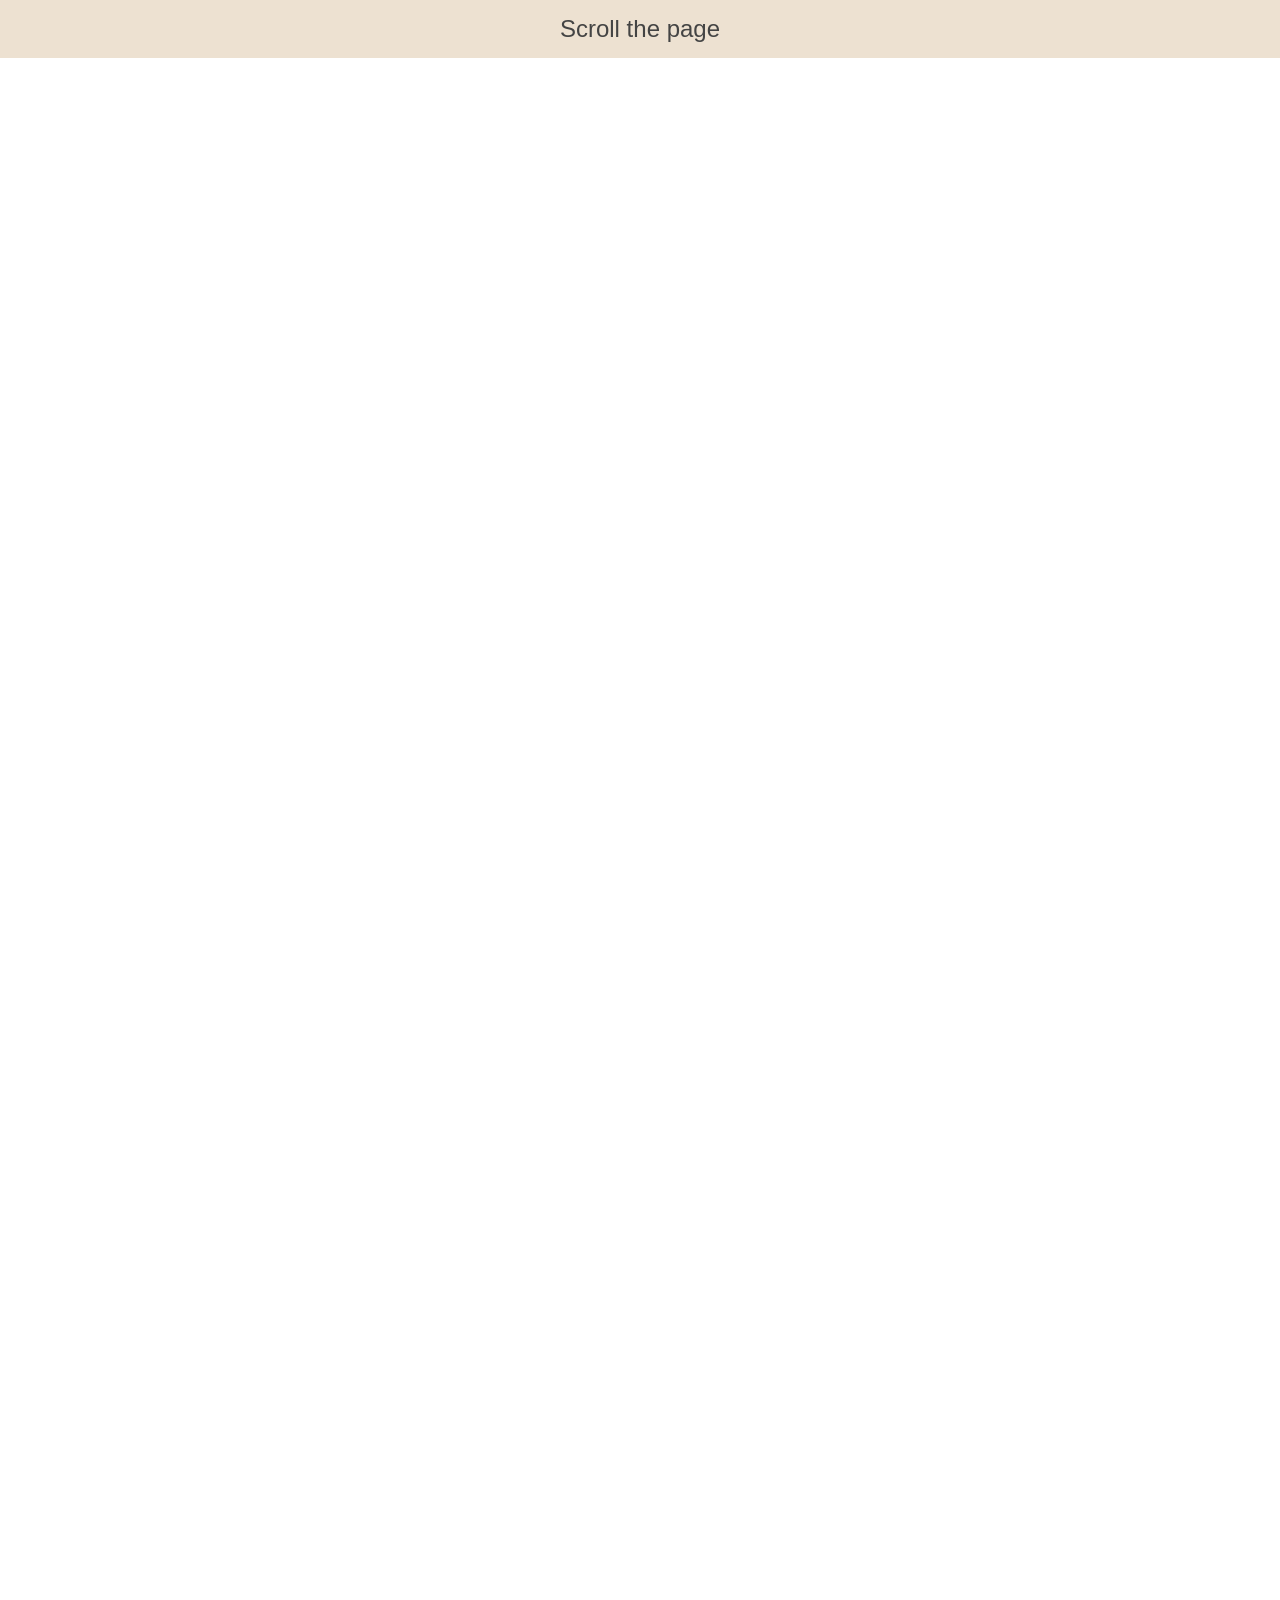
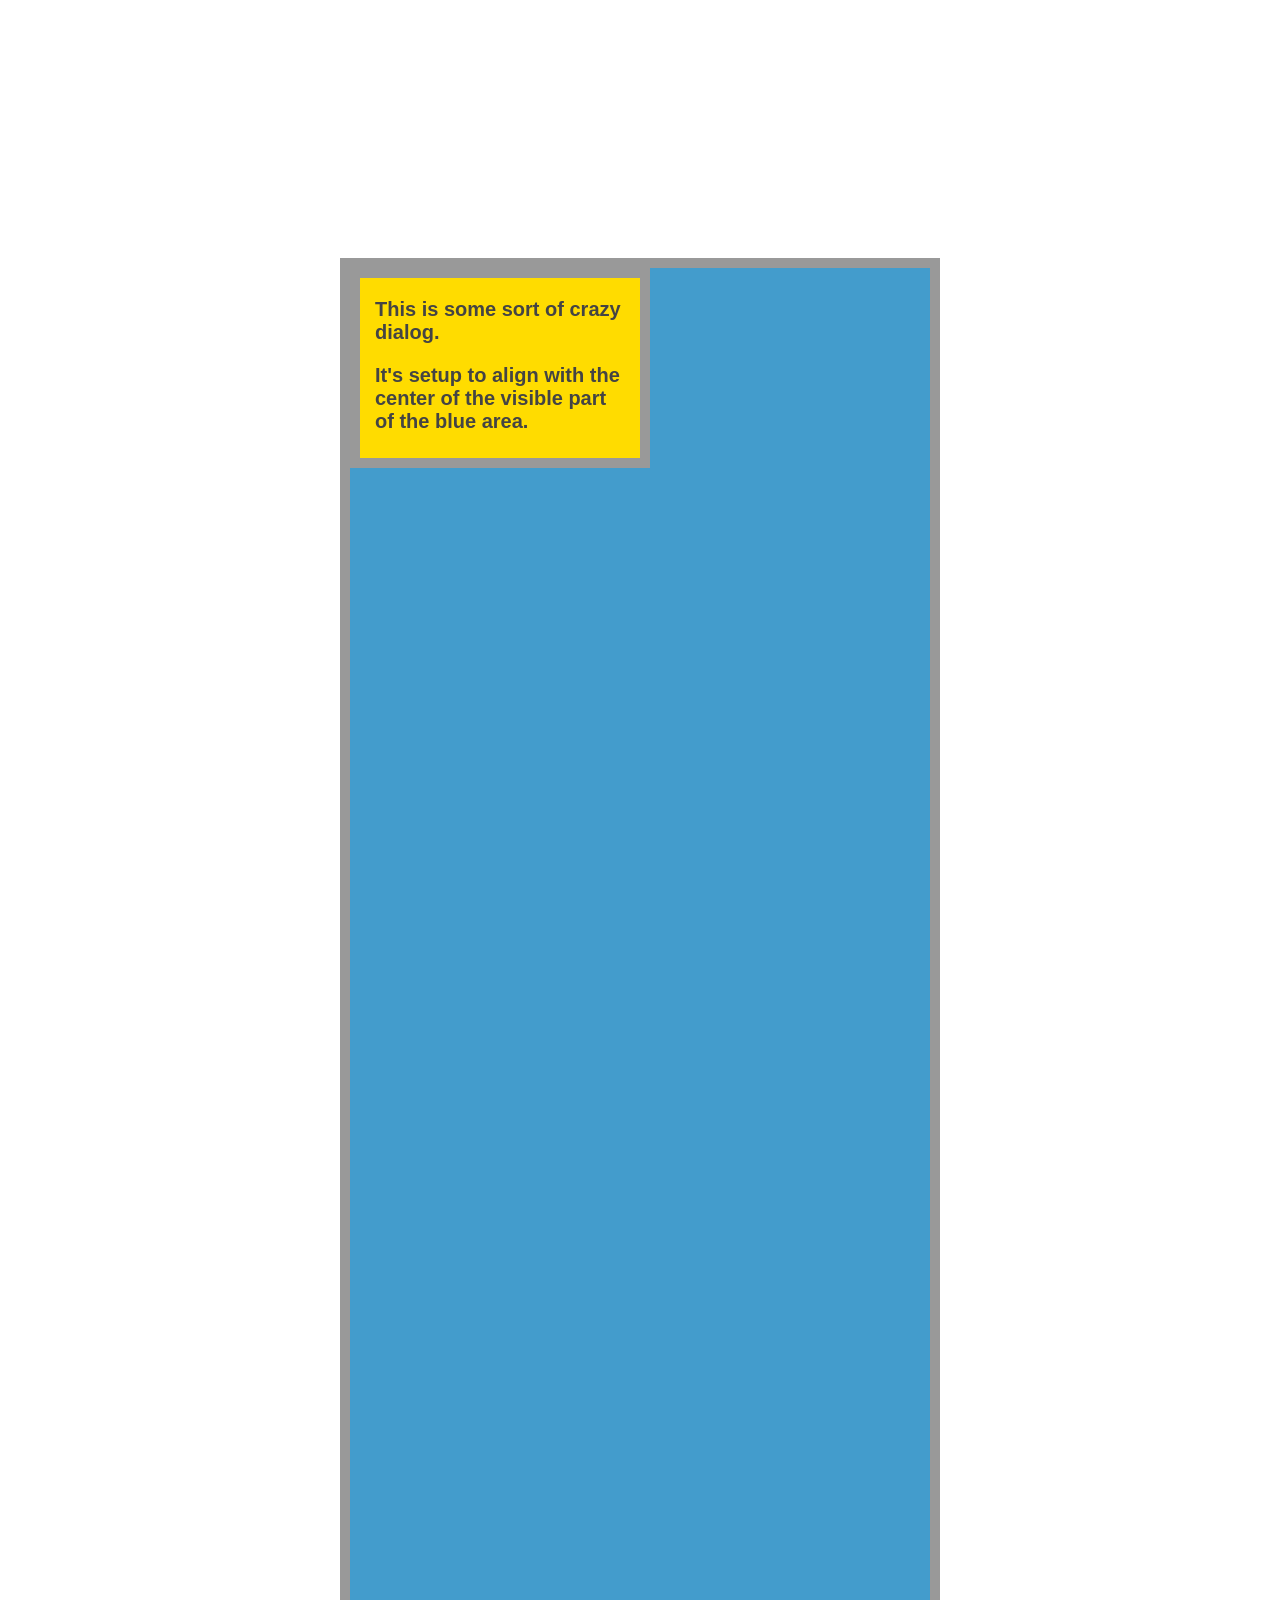
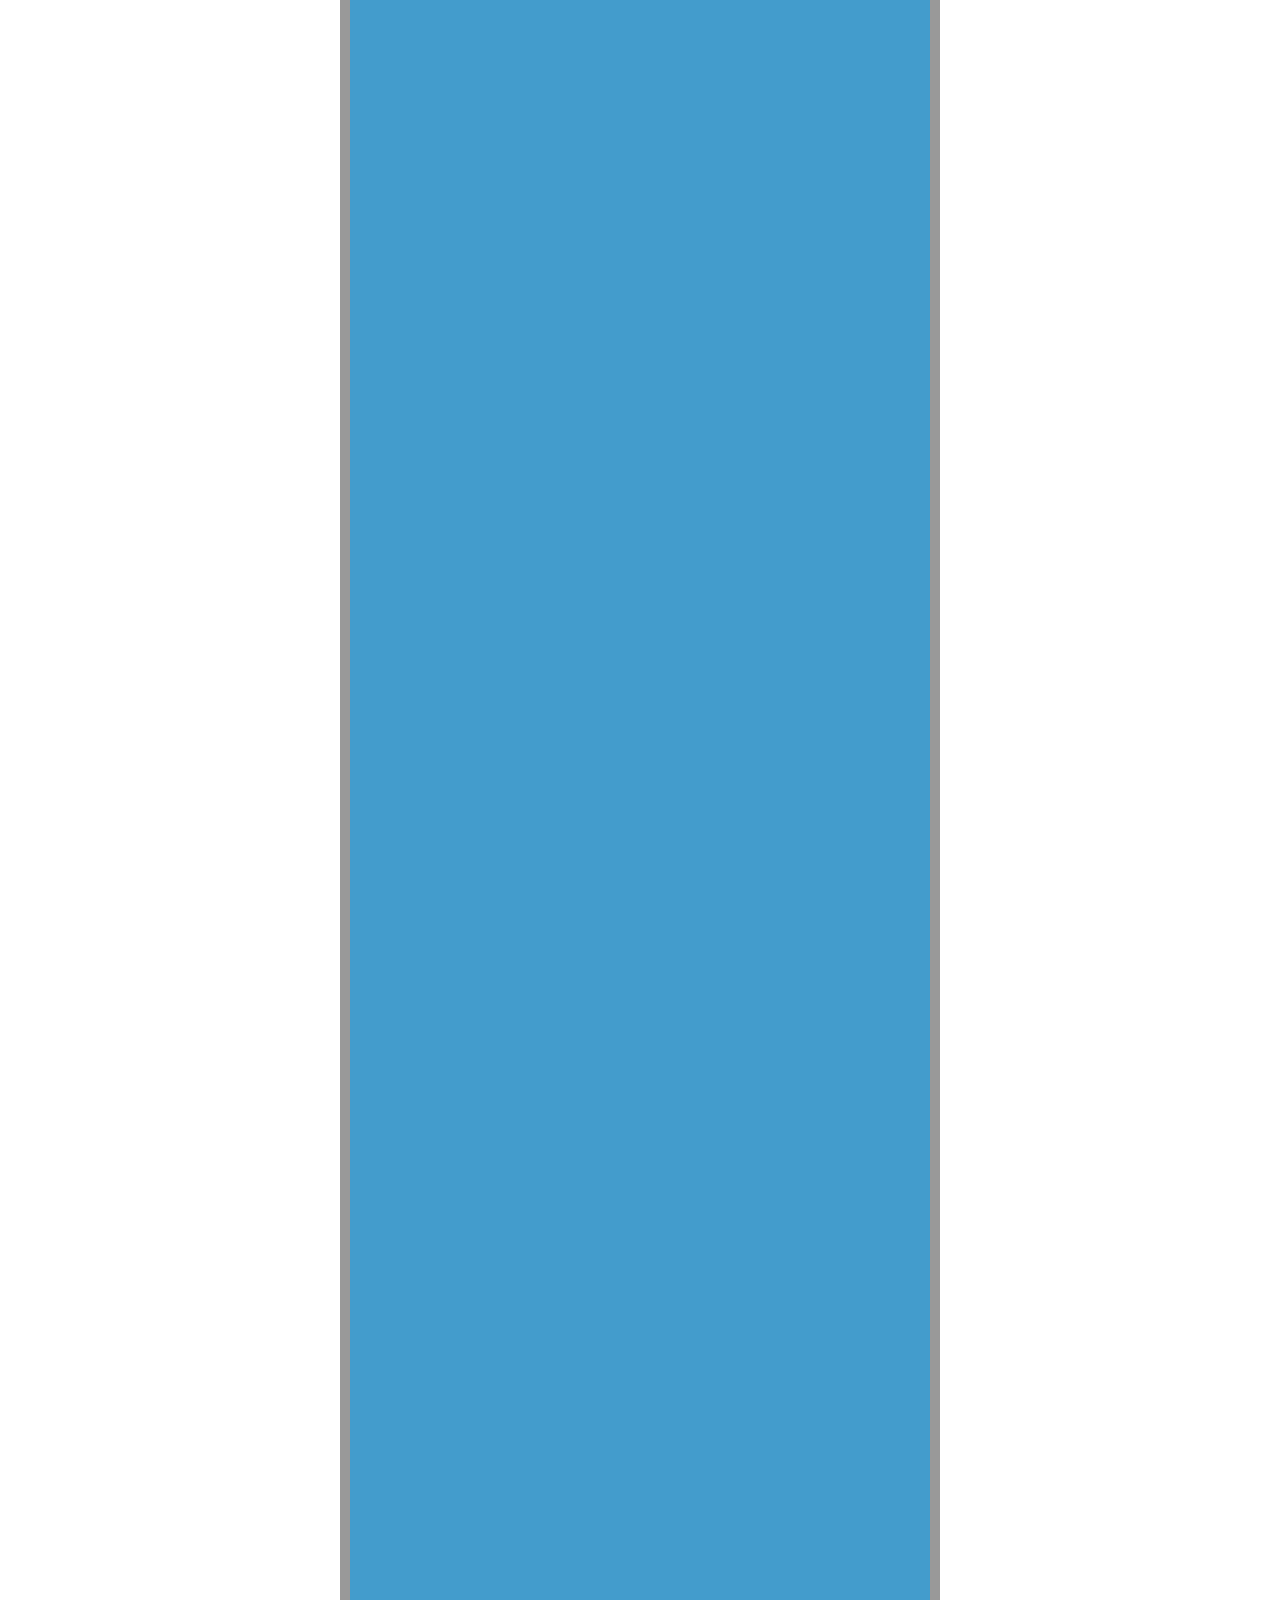
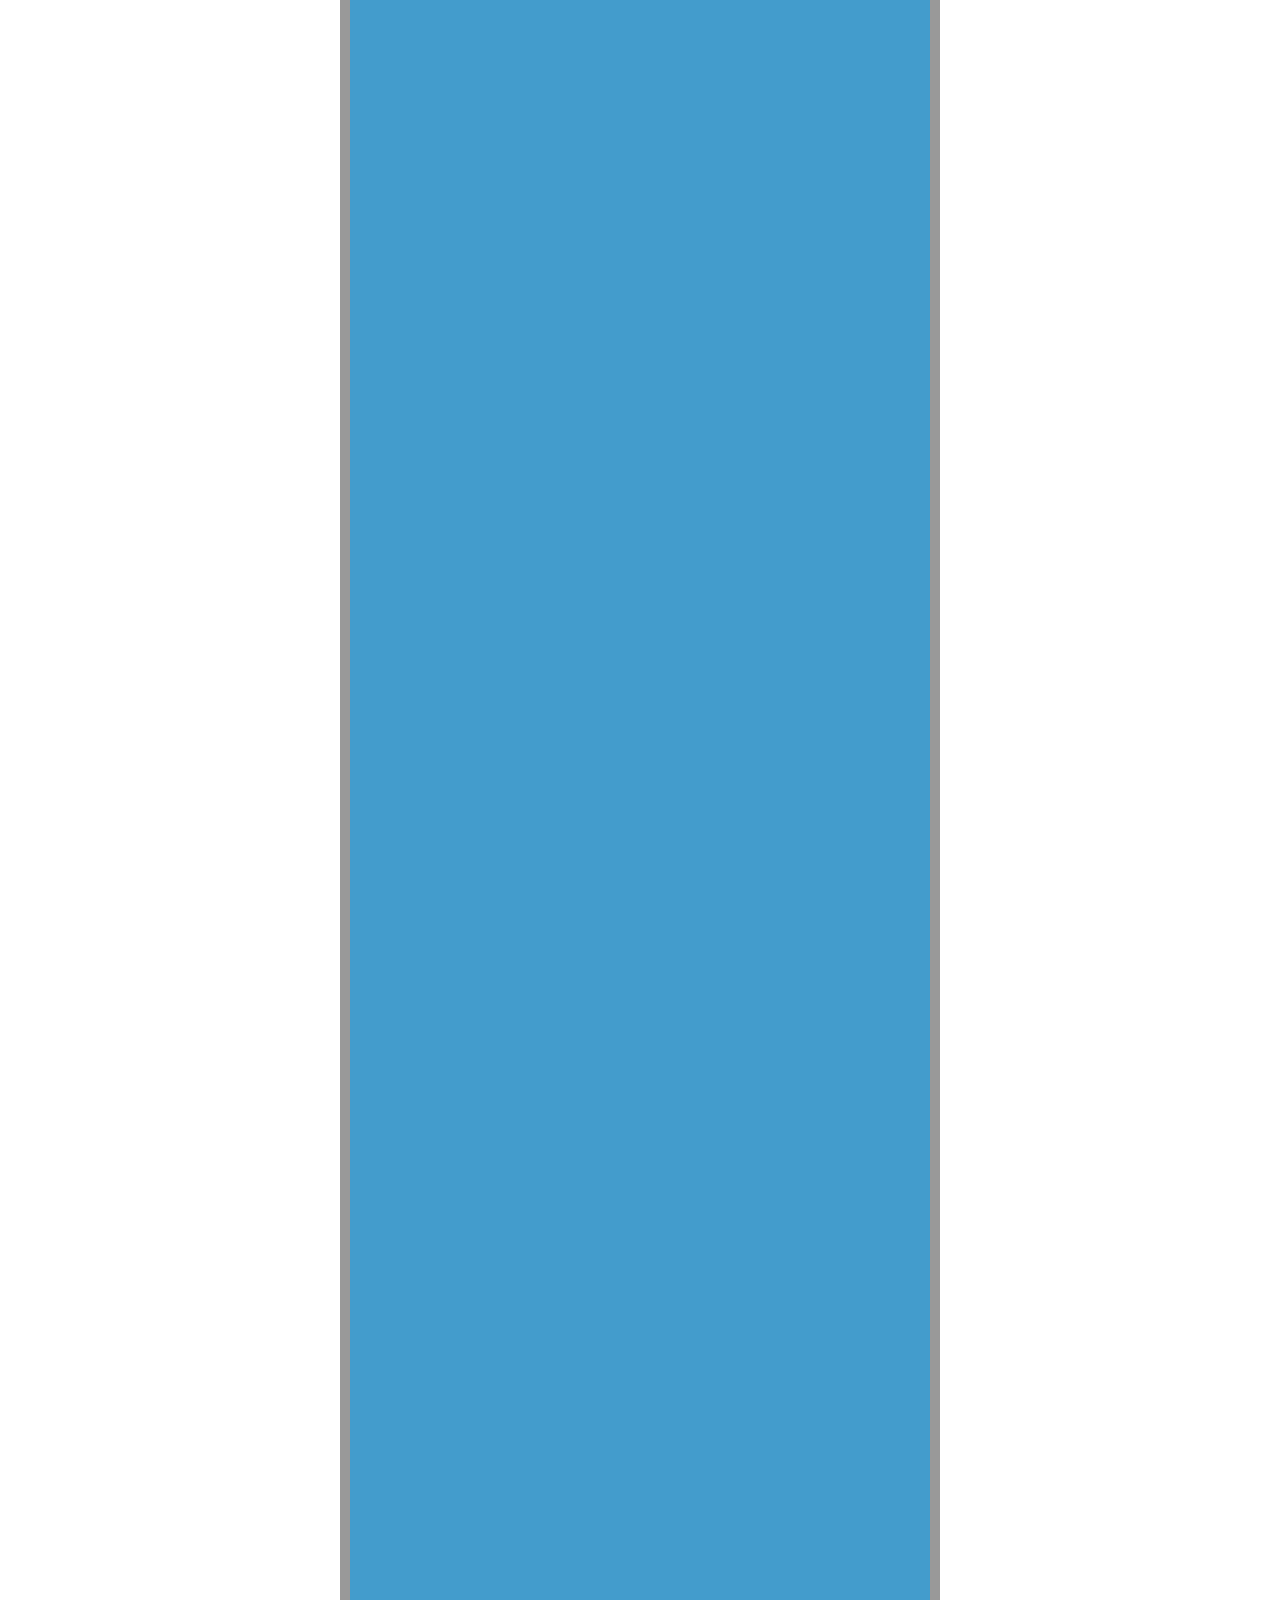
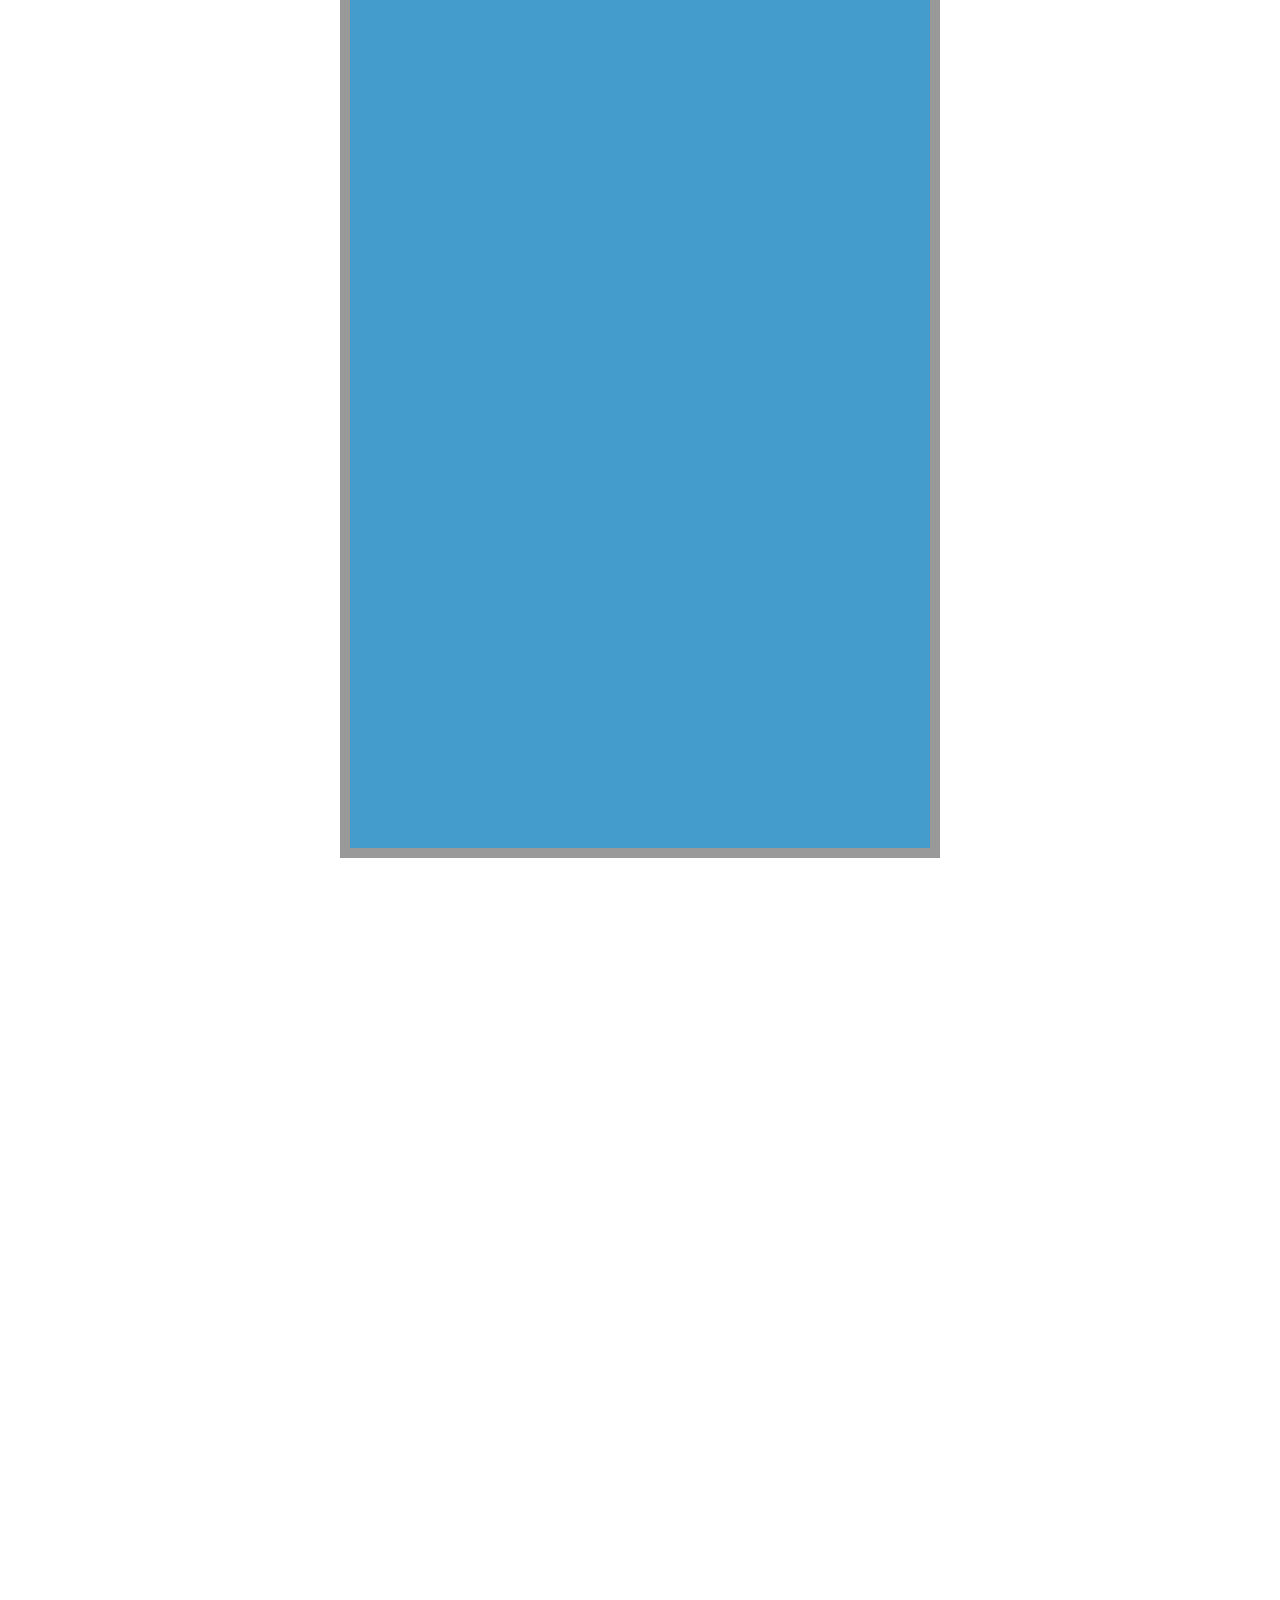
<file: node_modules/tether/examples/content-visible/index.html>
<!DOCTYPE html>
<html>
    <head>
        <link rel="stylesheet" href="../resources/css/base.css" />
    </head>
    <body>

    <div class="instructions">Scroll the page</div>

    <style>
      .instructions {
        width: 100%;
        text-align: center;
        font-size: 24px;
        padding: 15px;
        background-color: rgba(210, 180, 140, 0.4);
      }

      * {
        box-sizing: border-box;
      }
      body {
        min-height: 1200vh;
        height: 100%;
      }

      .content-box {
        width: 600px;
        border: 10px solid #999;
        height: 600vh;
        background-color: #439CCC;
        margin: 200vh auto;
      }
      .element {
        border: 10px solid #999;
        background-color: #FFDC00;
        width: 300px;
        height: 200px;
        padding: 0 15px;
        font-size: 20px;
        font-weight: bold;
      }
    </style>

    <div class="content-box">
      <div class="element">
        <p>This is some sort of crazy dialog.</p>

        <p>It's setup to align with the center of the visible part of the blue area.</p>
      </div>
    </div>

    <script src="//github.hubspot.com/tether/dist/js/tether.js"></script>
    <script>
      new Tether({
        element: '.element',
        target: '.content-box',
        attachment: 'middle center',
        targetAttachment: 'middle center',
        targetModifier: 'visible'
      });
    </script>
  </body>
</html>
</file>
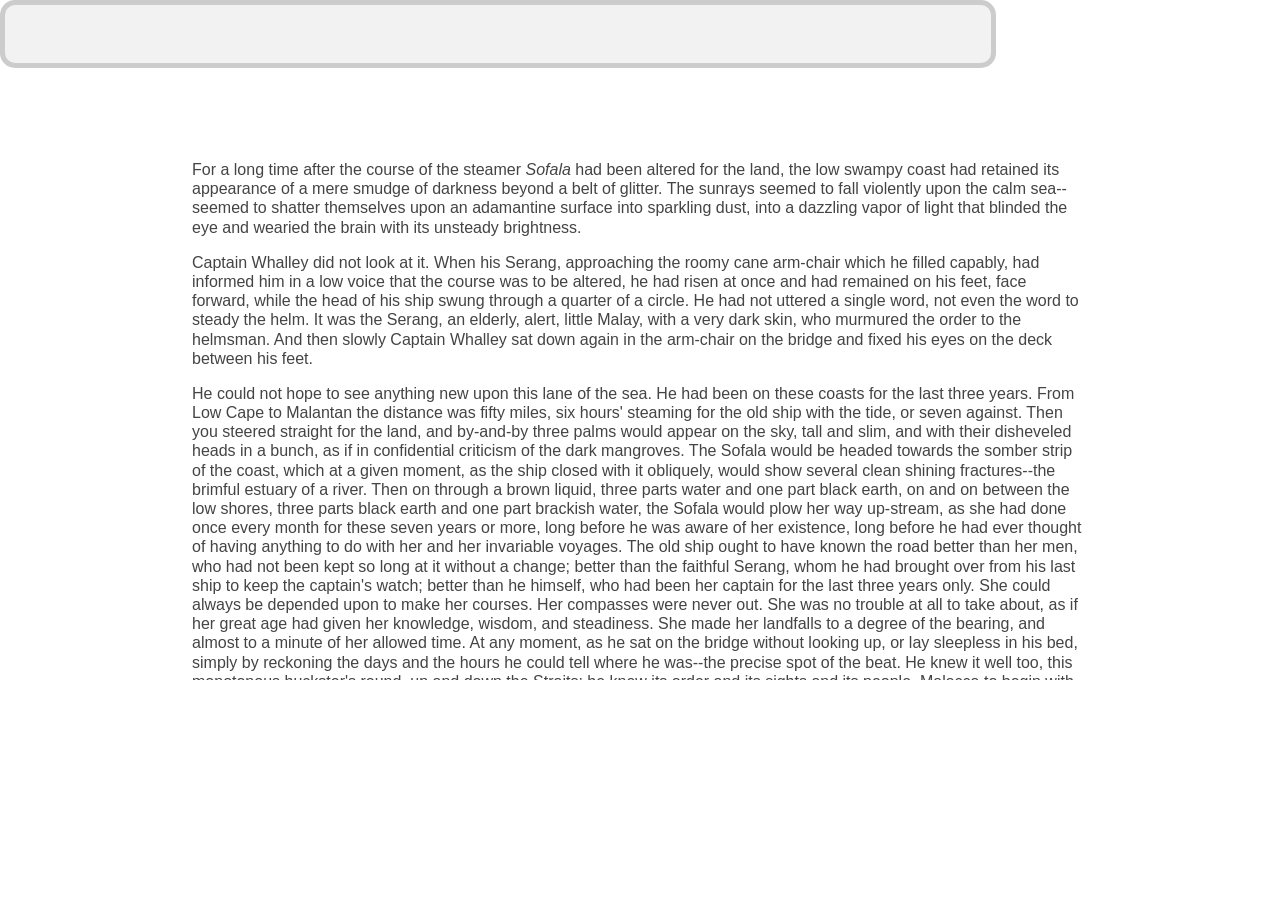
<file: node_modules/tether/examples/element-scroll/index.html>
<!DOCTYPE html>
<html>
    <head>
      <link rel="stylesheet" href="../resources/css/base.css" />
    </head>
    <body>

    <div class="scroll">
      <p>For a long time after the course of the steamer <em>Sofala</em> had been
      altered for the land, the low swampy coast had retained its appearance
      of a mere smudge of darkness beyond a belt of glitter. The sunrays
      seemed to fall violently upon the calm sea--seemed to shatter themselves
      upon an adamantine surface into sparkling dust, into a dazzling vapor
      of light that blinded the eye and wearied the brain with its unsteady
      brightness.</p>

      <p>Captain Whalley did not look at it. When his Serang, approaching the
      roomy cane arm-chair which he filled capably, had informed him in a low
      voice that the course was to be altered, he had risen at once and had
      remained on his feet, face forward, while the head of his ship swung
      through a quarter of a circle. He had not uttered a single word, not
      even the word to steady the helm. It was the Serang, an elderly, alert,
      little Malay, with a very dark skin, who murmured the order to the
      helmsman. And then slowly Captain Whalley sat down again in the
      arm-chair on the bridge and fixed his eyes on the deck between his feet.</p>

      <p>He could not hope to see anything new upon this lane of the sea. He had
      been on these coasts for the last three years. From Low Cape to Malantan
      the distance was fifty miles, six hours' steaming for the old ship with
      the tide, or seven against. Then you steered straight for the land, and
      by-and-by three palms would appear on the sky, tall and slim, and with
      their disheveled heads in a bunch, as if in confidential criticism of
      the dark mangroves. The Sofala would be headed towards the somber
      strip of the coast, which at a given moment, as the ship closed with
      it obliquely, would show several clean shining fractures--the brimful
      estuary of a river. Then on through a brown liquid, three parts water
      and one part black earth, on and on between the low shores, three parts
      black earth and one part brackish water, the Sofala would plow her way
      up-stream, as she had done once every month for these seven years or
      more, long before he was aware of her existence, long before he had ever
      thought of having anything to do with her and her invariable voyages.
      The old ship ought to have known the road better than her men, who had
      not been kept so long at it without a change; better than the faithful
      Serang, whom he had brought over from his last ship to keep the
      captain's watch; better than he himself, who had been her captain for
      the last three years only. She could always be depended upon to make her
      courses. Her compasses were never out. She was no trouble at all to
      take about, as if her great age had given her knowledge, wisdom, and
      steadiness. She made her landfalls to a degree of the bearing, and
      almost to a minute of her allowed time. At any moment, as he sat on
      the bridge without looking up, or lay sleepless in his bed, simply by
      reckoning the days and the hours he could tell where he was--the precise
      spot of the beat. He knew it well too, this monotonous huckster's
      round, up and down the Straits; he knew its order and its sights and its
      people. Malacca to begin with, in at daylight and out at dusk, to cross
      over with a rigid phosphorescent wake this highway of the Far East.
      Darkness and gleams on the water, clear stars on a black sky, perhaps
      the lights of a home steamer keeping her unswerving course in the
      middle, or maybe the elusive shadow of a native craft with her mat sails
      flitting by silently--and the low land on the other side in sight
      at daylight. At noon the three palms of the next place of call, up a
      sluggish river. The only white man residing there was a retired young
      sailor, with whom he had become friendly in the course of many voyages.
      Sixty miles farther on there was another place of call, a deep bay with
      only a couple of houses on the beach. And so on, in and out, picking
      up coastwise cargo here and there, and finishing with a hundred miles'
      steady steaming through the maze of an archipelago of small islands up
      to a large native town at the end of the beat. There was a three days'
      rest for the old ship before he started her again in inverse order,
      seeing the same shores from another bearing, hearing the same voices
      in the same places, back again to the Sofala's port of registry on
      the great highway to the East, where he would take up a berth nearly
      opposite the big stone pile of the harbor office till it was time to
      start again on the old round of 1600 miles and thirty days. Not a very
      enterprising life, this, for Captain Whalley, Henry Whalley, otherwise
      Dare-devil Harry--Whalley of the Condor, a famous clipper in her day.
      No. Not a very enterprising life for a man who had served famous firms,
      who had sailed famous ships (more than one or two of them his own); who
      had made famous passages, had been the pioneer of new routes and new
      trades; who had steered across the unsurveyed tracts of the South Seas,
      and had seen the sun rise on uncharted islands. Fifty years at sea, and
      forty out in the East ("a pretty thorough apprenticeship," he used
      to remark smilingly), had made him honorably known to a generation of
      shipowners and merchants in all the ports from Bombay clear over to
      where the East merges into the West upon the coast of the two Americas.
      His fame remained writ, not very large but plain enough, on the
      Admiralty charts. Was there not somewhere between Australia and China a
      Whalley Island and a Condor Reef? On that dangerous coral formation the
      celebrated clipper had hung stranded for three days, her captain and
      crew throwing her cargo overboard with one hand and with the other, as
      it were, keeping off her a flotilla of savage war-canoes. At that time
      neither the island nor the reef had any official existence. Later the
      officers of her Majesty's steam vessel Fusilier, dispatched to make a
      survey of the route, recognized in the adoption of these two names the
      enterprise of the man and the solidity of the ship. Besides, as anyone
      who cares may see, the "General Directory," vol. ii. p. 410, begins the
      description of the "Malotu or Whalley Passage" with the words: "This
      advantageous route, first discovered in 1850 by Captain Whalley in the
      ship Condor," &amp;c., and ends by recommending it warmly to sailing vessels
      leaving the China ports for the south in the months from December to
      April inclusive.</p>

      <p>This was the clearest gain he had out of life. Nothing could rob him
      of this kind of fame. The piercing of the Isthmus of Suez, like the
      breaking of a dam, had let in upon the East a flood of new ships, new
      men, new methods of trade. It had changed the face of the Eastern seas
      and the very spirit of their life; so that his early experiences meant
      nothing whatever to the new generation of seamen.</p>

      <p>In those bygone days he had handled many thousands of pounds of his
      employers' money and of his own; he had attended faithfully, as by law
      a shipmaster is expected to do, to the conflicting interests of owners,
      charterers, and underwriters. He had never lost a ship or consented to
      a shady transaction; and he had lasted well, outlasting in the end the
      conditions that had gone to the making of his name. He had buried his
      wife (in the Gulf of Petchili), had married off his daughter to the man
      of her unlucky choice, and had lost more than an ample competence in the
      crash of the notorious Travancore and Deccan Banking Corporation, whose
      downfall had shaken the East like an earthquake. And he was sixty-five
      years old.</p>

      <p>His age sat lightly enough on him; and of his ruin he was not ashamed.
      He had not been alone to believe in the stability of the Banking
      Corporation. Men whose judgment in matters of finance was as expert as
      his seamanship had commended the prudence of his investments, and had
      themselves lost much money in the great failure. The only difference
      between him and them was that he had lost his all. And yet not his all.
      There had remained to him from his lost fortune a very pretty little
      bark, Fair Maid, which he had bought to occupy his leisure of a retired
      sailor--"to play with," as he expressed it himself.</p>

      <p>He had formally declared himself tired of the sea the year preceding his
      daughter's marriage. But after the young couple had gone to settle in
      Melbourne he found out that he could not make himself happy on shore. He
      was too much of a merchant sea-captain for mere yachting to satisfy him.
      He wanted the illusion of affairs; and his acquisition of the Fair
      Maid preserved the continuity of his life. He introduced her to his
      acquaintances in various ports as "my last command." When he grew too
      old to be trusted with a ship, he would lay her up and go ashore to be
      buried, leaving directions in his will to have the bark towed out and
      scuttled decently in deep water on the day of the funeral. His daughter
      would not grudge him the satisfaction of knowing that no stranger would
      handle his last command after him. With the fortune he was able to leave
      her, the value of a 500-ton bark was neither here nor there. All this
      would be said with a jocular twinkle in his eye: the vigorous old man
      had too much vitality for the sentimentalism of regret; and a little
      wistfully withal, because he was at home in life, taking a genuine
      pleasure in its feelings and its possessions; in the dignity of his
      reputation and his wealth, in his love for his daughter, and in his
      satisfaction with the ship--the plaything of his lonely leisure.</p>

      <p>He had the cabin arranged in accordance with his simple ideal of comfort
      at sea. A big bookcase (he was a great reader) occupied one side of his
      stateroom; the portrait of his late wife, a flat bituminous oil-painting
      representing the profile and one long black ringlet of a young woman,
      faced his bed-place. Three chronometers ticked him to sleep and greeted
      him on waking with the tiny competition of their beats. He rose at five
      every day. The officer of the morning watch, drinking his early cup
      of coffee aft by the wheel, would hear through the wide orifice of the
      copper ventilators all the splashings, blowings, and splutterings of
      his captain's toilet. These noises would be followed by a sustained
      deep murmur of the Lord's Prayer recited in a loud earnest voice. Five
      minutes afterwards the head and shoulders of Captain Whalley emerged
      out of the companion-hatchway. Invariably he paused for a while on the
      stairs, looking all round at the horizon; upwards at the trim of the
      sails; inhaling deep draughts of the fresh air. Only then he would step
      out on the poop, acknowledging the hand raised to the peak of the cap
      with a majestic and benign "Good morning to you." He walked the deck
      till eight scrupulously. Sometimes, not above twice a year, he had to
      use a thick cudgel-like stick on account of a stiffness in the hip--a
      slight touch of rheumatism, he supposed. Otherwise he knew nothing of
      the ills of the flesh. At the ringing of the breakfast bell he went
      below to feed his canaries, wind up the chronometers, and take the
      head of the table. From there he had before his eyes the big carbon
      photographs of his daughter, her husband, and two fat-legged babies
      --his grandchildren--set in black frames into the maplewood bulkheads
      of the cuddy. After breakfast he dusted the glass over these portraits
      himself with a cloth, and brushed the oil painting of his wife with a
      plumate kept suspended from a small brass hook by the side of the heavy
      gold frame. Then with the door of his stateroom shut, he would sit down
      on the couch under the portrait to read a chapter out of a thick pocket
      Bible--her Bible. But on some days he only sat there for half an hour
      with his finger between the leaves and the closed book resting on his
      knees. Perhaps he had remembered suddenly how fond of boat-sailing she
      used to be.</p>

      <p>She had been a real shipmate and a true woman too. It was like an
      article of faith with him that there never had been, and never could be,
      a brighter, cheerier home anywhere afloat or ashore than his home under
      the poop-deck of the Condor, with the big main cabin all white and gold,
      garlanded as if for a perpetual festival with an unfading wreath. She
      had decorated the center of every panel with a cluster of home flowers.
      It took her a twelvemonth to go round the cuddy with this labor of love.
      To him it had remained a marvel of painting, the highest achievement of
      taste and skill; and as to old Swinburne, his mate, every time he
      came down to his meals he stood transfixed with admiration before the
      progress of the work. You could almost smell these roses, he declared,
      sniffing the faint flavor of turpentine which at that time pervaded the
      saloon, and (as he confessed afterwards) made him somewhat less hearty
      than usual in tackling his food. But there was nothing of the sort to
      interfere with his enjoyment of her singing. "Mrs. Whalley is a regular
      out-and-out nightingale, sir," he would pronounce with a judicial air
      after listening profoundly over the skylight to the very end of the
      piece. In fine weather, in the second dog-watch, the two men could hear
      her trills and roulades going on to the accompaniment of the piano in
      the cabin. On the very day they got engaged he had written to London
      for the instrument; but they had been married for over a year before it
      reached them, coming out round the Cape. The big case made part of the
      first direct general cargo landed in Hong-kong harbor--an event that to
      the men who walked the busy quays of to-day seemed as hazily remote as
      the dark ages of history. But Captain Whalley could in a half hour of
      solitude live again all his life, with its romance, its idyl, and its
      sorrow. He had to close her eyes himself. She went away from under the
      ensign like a sailor's wife, a sailor herself at heart. He had read
      the service over her, out of her own prayer-book, without a break in his
      voice. When he raised his eyes he could see old Swinburne facing him
      with his cap pressed to his breast, and his rugged, weather-beaten,
      impassive face streaming with drops of water like a lump of chipped red
      granite in a shower. It was all very well for that old sea-dog to cry.
      He had to read on to the end; but after the splash he did not remember
      much of what happened for the next few days. An elderly sailor of the
      crew, deft at needlework, put together a mourning frock for the child
      out of one of her black skirts.</p>

      <p>He was not likely to forget; but you cannot dam up life like a sluggish
      stream. It will break out and flow over a man's troubles, it will close
      upon a sorrow like the sea upon a dead body, no matter how much love has
      gone to the bottom. And the world is not bad. People had been very
      kind to him; especially Mrs. Gardner, the wife of the senior partner
      in Gardner, Patteson, &amp; Co., the owners of the Condor. It was she who
      volunteered to look after the little one, and in due course took her to
      England (something of a journey in those days, even by the overland
      mail route) with her own girls to finish her education. It was ten years
      before he saw her again.</p>

      <p>As a little child she had never been frightened of bad weather; she
      would beg to be taken up on deck in the bosom of his oilskin coat to
      watch the big seas hurling themselves upon the Condor. The swirl and
      crash of the waves seemed to fill her small soul with a breathless
      delight. "A good boy spoiled," he used to say of her in joke. He had
      named her Ivy because of the sound of the word, and obscurely fascinated
      by a vague association of ideas. She had twined herself tightly round
      his heart, and he intended her to cling close to her father as to a
      tower of strength; forgetting, while she was little, that in the nature
      of things she would probably elect to cling to someone else. But
      he loved life well enough for even that event to give him a certain
      satisfaction, apart from his more intimate feeling of loss.</p>

      <p>After he had purchased the Fair Maid to occupy his loneliness, he
      hastened to accept a rather unprofitable freight to Australia simply for
      the opportunity of seeing his daughter in her own home. What made him
      dissatisfied there was not to see that she clung now to somebody else,
      but that the prop she had selected seemed on closer examination "a
      rather poor stick"--even in the matter of health. He disliked his
      son-in-law's studied civility perhaps more than his method of
      handling the sum of money he had given Ivy at her marriage. But of his
      apprehensions he said nothing. Only on the day of his departure, with
      the hall-door open already, holding her hands and looking steadily into
      her eyes, he had said, "You know, my dear, all I have is for you and the
      chicks. Mind you write to me openly." She had answered him by an almost
      imperceptible movement of her head. She resembled her mother in
      the color of her eyes, and in character--and also in this, that she
      understood him without many words.</p>

      <p>Sure enough she had to write; and some of these letters made Captain
      Whalley lift his white eye-brows. For the rest he considered he was
      reaping the true reward of his life by being thus able to produce on
      demand whatever was needed. He had not enjoyed himself so much in a
      way since his wife had died. Characteristically enough his son-in-law's
      punctuality in failure caused him at a distance to feel a sort of
      kindness towards the man. The fellow was so perpetually being jammed on
      a lee shore that to charge it all to his reckless navigation would be
      manifestly unfair. No, no! He knew well what that meant. It was bad
      luck. His own had been simply marvelous, but he had seen in his life too
      many good men--seamen and others--go under with the sheer weight of bad
      luck not to recognize the fatal signs. For all that, he was cogitating
      on the best way of tying up very strictly every penny he had to leave,
      when, with a preliminary rumble of rumors (whose first sound reached
      him in Shanghai as it happened), the shock of the big failure came;
      and, after passing through the phases of stupor, of incredulity, of
      indignation, he had to accept the fact that he had nothing to speak of
      to leave.</p>

      <p>Upon that, as if he had only waited for this catastrophe, the unlucky
      man, away there in Melbourne, gave up his unprofitable game, and sat
      down--in an invalid's bath-chair at that too. "He will never walk
      again," wrote the wife. For the first time in his life Captain Whalley
      was a bit staggered.</p>

      <p>The Fair Maid had to go to work in bitter earnest now. It was no longer
      a matter of preserving alive the memory of Dare-devil Harry Whalley in
      the Eastern Seas, or of keeping an old man in pocket-money and clothes,
      with, perhaps, a bill for a few hundred first-class cigars thrown in at
      the end of the year. He would have to buckle-to, and keep her going hard
      on a scant allowance of gilt for the ginger-bread scrolls at her stem
      and stern.</p>

      <p>This necessity opened his eyes to the fundamental changes of the world.
      Of his past only the familiar names remained, here and there, but
      the things and the men, as he had known them, were gone. The name of
      Gardner, Patteson, &amp; Co. was still displayed on the walls of warehouses
      by the waterside, on the brass plates and window-panes in the business
      quarters of more than one Eastern port, but there was no longer a
      Gardner or a Patteson in the firm. There was no longer for Captain
      Whalley an arm-chair and a welcome in the private office, with a bit of
      business ready to be put in the way of an old friend, for the sake of
      bygone services. The husbands of the Gardner girls sat behind the desks
      in that room where, long after he had left the employ, he had kept his
      right of entrance in the old man's time. Their ships now had yellow
      funnels with black tops, and a time-table of appointed routes like a
      confounded service of tramways. The winds of December and June were all
      one to them; their captains (excellent young men he doubted not) were,
      to be sure, familiar with Whalley Island, because of late years the
      Government had established a white fixed light on the north end (with
      a red danger sector over the Condor Reef), but most of them would have
      been extremely surprised to hear that a flesh-and-blood Whalley still
      existed--an old man going about the world trying to pick up a cargo here
      and there for his little bark.</p>

      <p>And everywhere it was the same. Departed the men who would have nodded
      appreciatively at the mention of his name, and would have thought
      themselves bound in honor to do something for Dare-devil Harry Whalley.
      Departed the opportunities which he would have known how to seize; and
      gone with them the white-winged flock of clippers that lived in the
      boisterous uncertain life of the winds, skimming big fortunes out of
      the foam of the sea. In a world that pared down the profits to an
      irreducible minimum, in a world that was able to count its disengaged
      tonnage twice over every day, and in which lean charters were snapped up
      by cable three months in advance, there were no chances of fortune for
      an individual wandering haphazard with a little bark--hardly indeed any
      room to exist.</p>

      <p>He found it more difficult from year to year. He suffered greatly from
      the smallness of remittances he was able to send his daughter. Meantime
      he had given up good cigars, and even in the matter of inferior cheroots
      limited himself to six a day. He never told her of his difficulties, and
      she never enlarged upon her struggle to live. Their confidence in each
      other needed no explanations, and their perfect understanding endured
      without protestations of gratitude or regret. He would have been shocked
      if she had taken it into her head to thank him in so many words, but
      he found it perfectly natural that she should tell him she needed two
      hundred pounds.</p>

      <p>He had come in with the Fair Maid in ballast to look for a freight in
      the Sofala's port of registry, and her letter met him there. Its tenor
      was that it was no use mincing matters. Her only resource was in opening
      a boarding-house, for which the prospects, she judged, were good. Good
      enough, at any rate, to make her tell him frankly that with two hundred
      pounds she could make a start. He had torn the envelope open, hastily,
      on deck, where it was handed to him by the ship-chandler's runner, who
      had brought his mail at the moment of anchoring. For the second time
      in his life he was appalled, and remained stock-still at the cabin door
      with the paper trembling between his fingers. Open a boarding-house! Two
      hundred pounds for a start! The only resource! And he did not know where
      to lay his hands on two hundred pence.</p>

      <p>All that night Captain Whalley walked the poop of his anchored ship, as
      though he had been about to close with the land in thick weather, and
      uncertain of his position after a run of many gray days without a sight
      of sun, moon, or stars. The black night twinkled with the guiding lights
      of seamen and the steady straight lines of lights on shore; and all
      around the Fair Maid the riding lights of ships cast trembling trails
      upon the water of the roadstead. Captain Whalley saw not a gleam
      anywhere till the dawn broke and he found out that his clothing was
      soaked through with the heavy dew.</p>

      <p>His ship was awake. He stopped short, stroked his wet beard, and
      descended the poop ladder backwards, with tired feet. At the sight
      of him the chief officer, lounging about sleepily on the quarterdeck,
      remained open-mouthed in the middle of a great early-morning yawn.</p>

      <p>"Good morning to you," pronounced Captain Whalley solemnly, passing into
      the cabin. But he checked himself in the doorway, and without looking
      back, "By the bye," he said, "there should be an empty wooden case put
      away in the lazarette. It has not been broken up--has it?"</p>

      <p>The mate shut his mouth, and then asked as if dazed, "What empty case,
      sir?"</p>

      <p>"A big flat packing-case belonging to that painting in my room. Let it
      be taken up on deck and tell the carpenter to look it over. I may want
      to use it before long."</p>

      <p>The chief officer did not stir a limb till he had heard the door of the
      captain's state-room slam within the cuddy. Then he beckoned aft the
      second mate with his forefinger to tell him that there was something "in
      the wind."</p>

      <p>When the bell rang Captain Whalley's authoritative voice boomed out
      through a closed door, "Sit down and don't wait for me." And his
      impressed officers took their places, exchanging looks and whispers
      across the table. What! No breakfast? And after apparently knocking
      about all night on deck, too! Clearly, there was something in the wind.
      In the skylight above their heads, bowed earnestly over the plates,
      three wire cages rocked and rattled to the restless jumping of the
      hungry canaries; and they could detect the sounds of their "old
      man's" deliberate movements within his state-room. Captain Whalley was
      methodically winding up the chronometers, dusting the portrait of
      his late wife, getting a clean white shirt out of the drawers, making
      himself ready in his punctilious unhurried manner to go ashore. He could
      not have swallowed a single mouthful of food that morning. He had made
      up his mind to sell the Fair Maid.</p>
    </div>

    <div class="pointer"></div>

    <style>
      body {
        cursor: pointer;
      }
      .scroll {
        height: 80vh;
        width: 80vw;
        max-height: 600px;
        position: fixed;
        top: 5em;
        left: 10vw;

        overflow-y: scroll;
        padding: 4em;
        box-sizing: border-box;
        line-height: 1.2;
      }
      .scroll::-webkit-scrollbar, .scroll::-webkit-scrollbar-track, .scroll::-webkit-scrollbar-thumb {
        display: none;
      }

      .pointer {
        height: 3.6em;
        width: 77vw;
        border: 5px solid #CCC;
        border-radius: 15px;
        background-color: rgba(0, 0, 0, 0.05);
        pointer-events: none;
      }
      .highlight {
        background-color: rgba(255, 255, 0, 0.3);
      }
      .hover {
        background-color: rgba(0, 255, 255, 0.2);
      }
    </style>

    <script src="//github.hubspot.com/tether/dist/js/tether.js"></script>
    <script>
      var pointer = document.querySelector('.pointer');
      var scroll = document.querySelector('.scroll');

      // This creates the pointer tether and links it up
      // with the scroll handle
      new Tether({
        element: pointer,
        target: scroll,
        attachment: 'middle right',
        targetAttachment: 'middle left',
        targetModifier: 'scroll-handle'
      });

      // Everything after this is for the highlighting effect
      var paras = document.querySelectorAll('p');
      for(var i=paras.length; i--;){
        var sents = paras[i].innerHTML.split('.');
        for (var j=sents.length; j--;){
          if (sents[j].trim().length)
            sents[j] = '<span>' + sents[j] + '.</span>';
        }
        paras[i].innerHTML = sents.join('');
      }

      var spans = document.querySelectorAll('p span');

      function highlight(){
        if (!spans) return;

        var bar = pointer.getBoundingClientRect();

        for (var i=spans.length; i--;){
          var coord = spans[i].getBoundingClientRect();

          if (bar.top < coord.top && bar.bottom > coord.top){
            spans[i].classList.add('hover');
          } else if (spans[i].classList.contains('hover')) {
            spans[i].classList.remove('hover');
          }
        }

        requestAnimationFrame(highlight);
      }

      highlight();

      document.body.addEventListener('click', function(){
        var els = document.querySelectorAll('.hover');
        for (var i=els.length; i--;)
          els[i].classList.toggle('highlight');
      });
    </script>
  </body>
</html>
</file>
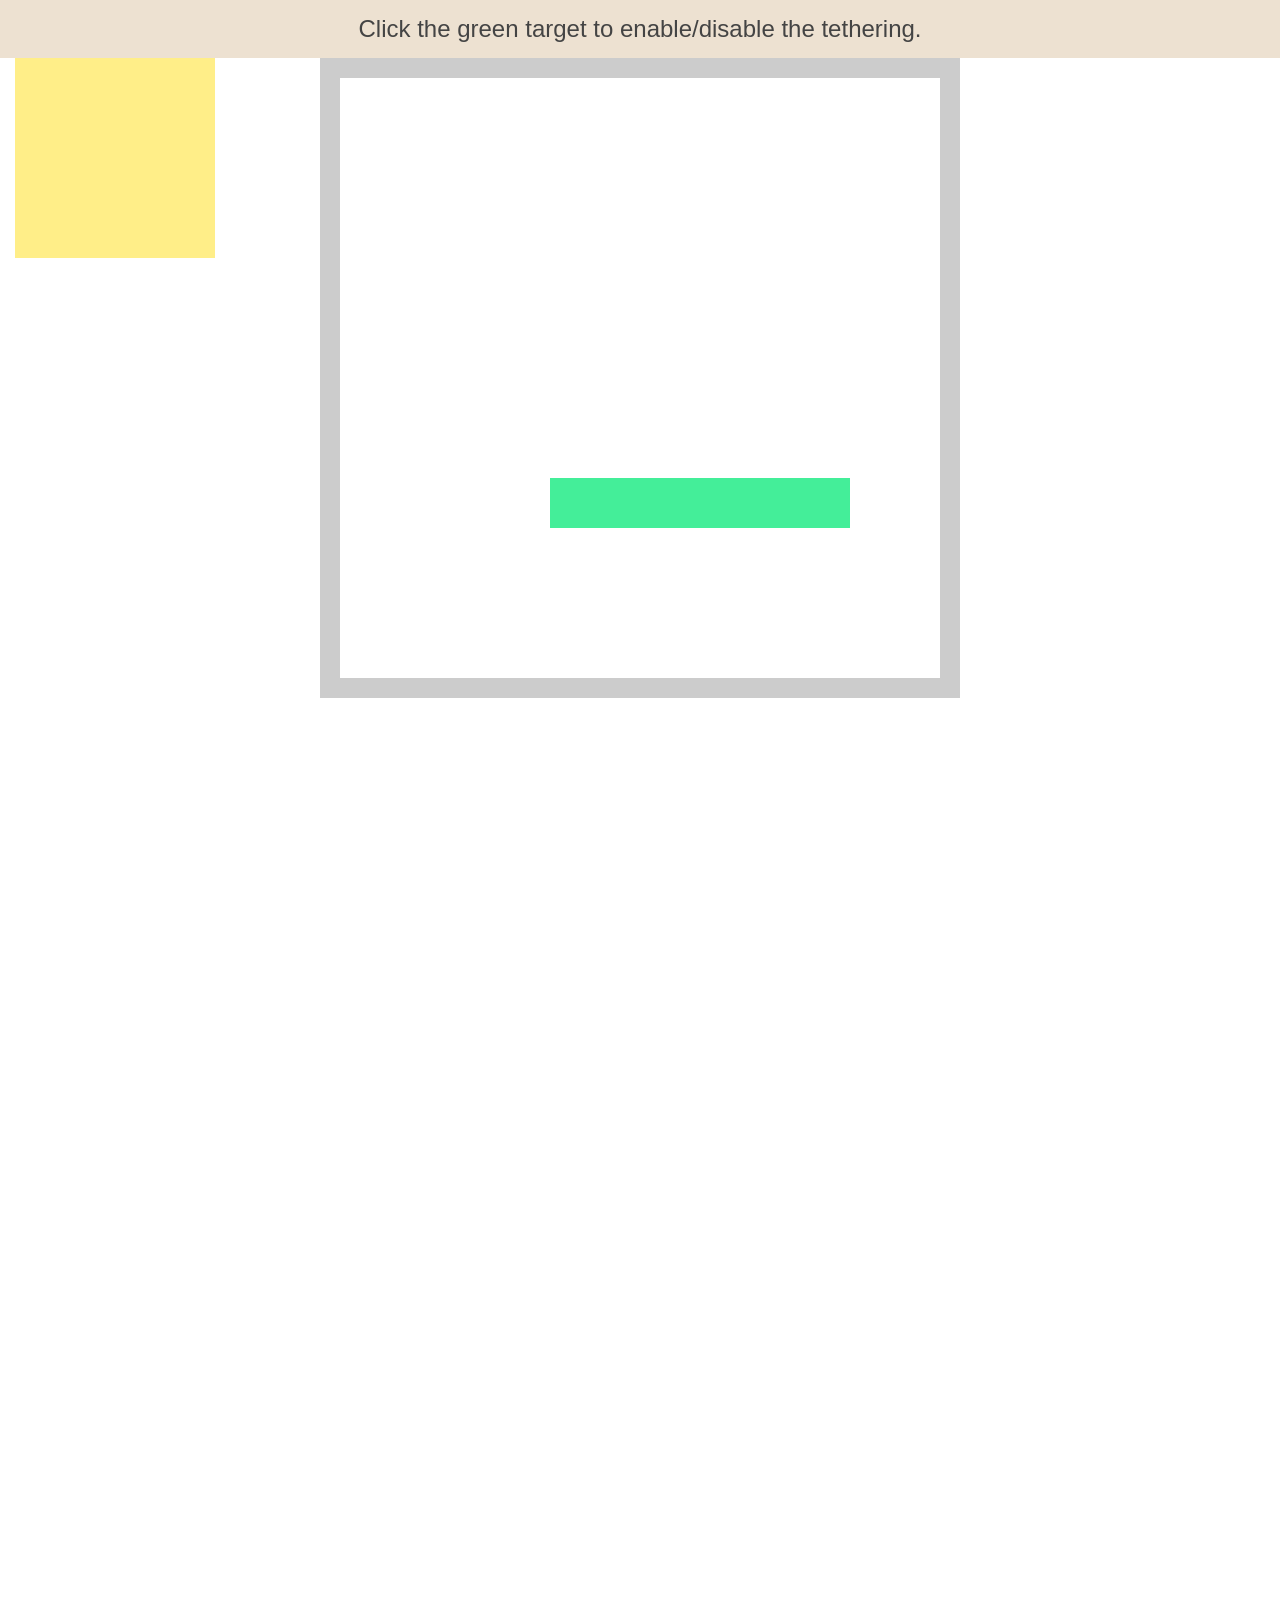
<file: node_modules/tether/examples/enable-disable/index.html>
<!DOCTYPE html>
<html>
    <head>
        <meta charset="utf-8">
        <meta http-equiv="X-UA-Compatible" content="chrome=1">
        <meta name="viewport" content="width=device-width, initial-scale=1, user-scalable=no">
        <link rel="stylesheet" href="../resources/css/base.css" />
        <link rel="stylesheet" href="../common/css/style.css" />
    </head>
    <body>
        <div class="instructions">Click the green target to enable/disable the tethering.</div>

        <div class="element"></div>
        <div class="container">
            <div class="pad"></div>
            <div class="target"></div>
            <div class="pad"></div>
        </div>

        <script src="//github.hubspot.com/tether/dist/js/tether.js"></script>
        <script>
            var tether = new Tether({
                element: '.element',
                target: '.target',
                attachment: 'top left',
                targetAttachment: 'top right'
            });

            document.querySelector('.target').addEventListener('click', function(){
                if (tether.enabled)
                    tether.disable();
                else
                    tether.enable();
            });
        </script>
    </body>
</html>
</file>
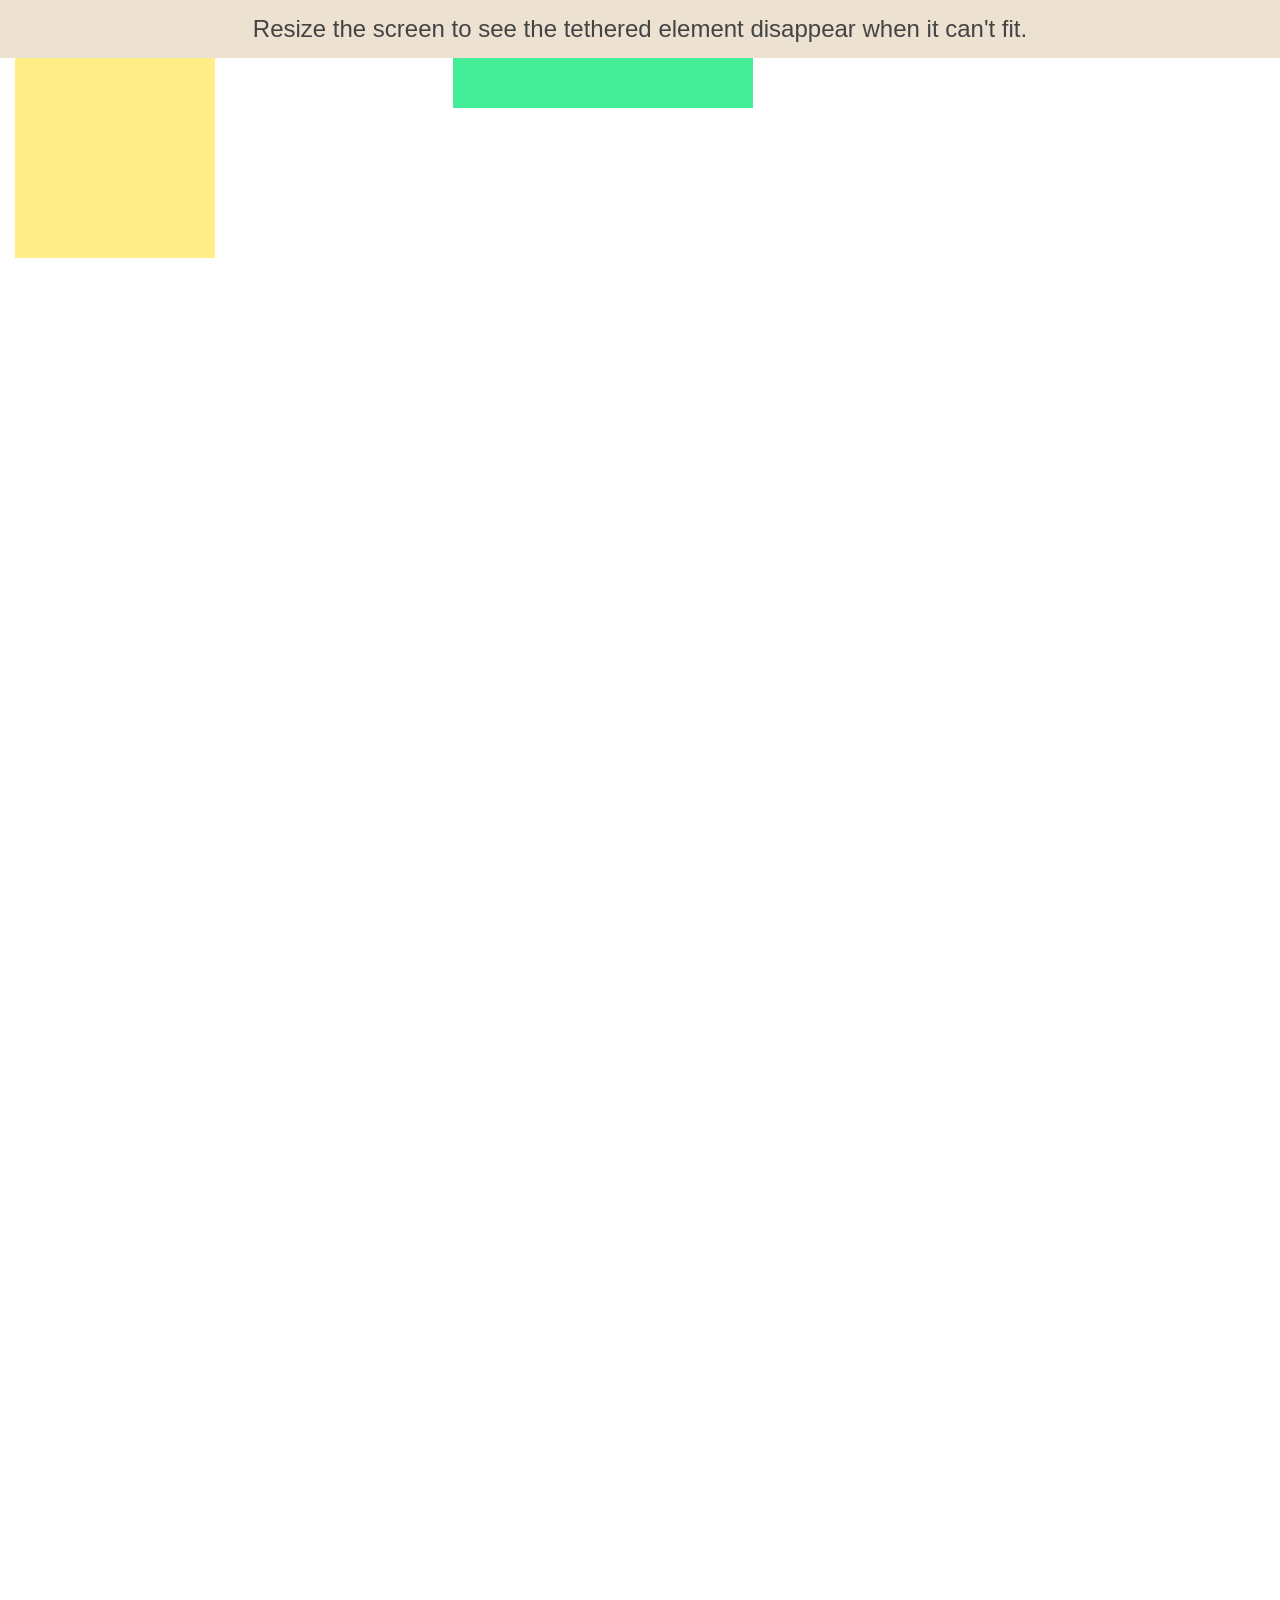
<file: node_modules/tether/examples/out-of-bounds/index.html>
<!DOCTYPE html>
<html>
    <head>
        <meta charset="utf-8">
        <meta http-equiv="X-UA-Compatible" content="chrome=1">
        <meta name="viewport" content="width=device-width, initial-scale=1, user-scalable=no">
        <link rel="stylesheet" href="../resources/css/base.css" />
        <link rel="stylesheet" href="../common/css/style.css" />
        <style>
            .tether-element.tether-out-of-bounds {
                display: none;
            }
        </style>
    </head>
    <body>
        <div class="instructions">Resize the screen to see the tethered element disappear when it can't fit.</div>

        <div class="element"></div>
        <div class="target"></div>

        <script src="//github.hubspot.com/tether/dist/js/tether.js"></script>
        <script>
            var tether = new Tether({
                element: '.element',
                target: '.target',
                attachment: 'top left',
                targetAttachment: 'top right',
                constraints: [{
                    to: 'window',
                    attachment: 'together'
                }]
            });
            tether.on('update', function(event) {
                console.log(event);
            });
        </script>
    </body>
</html>
</file>
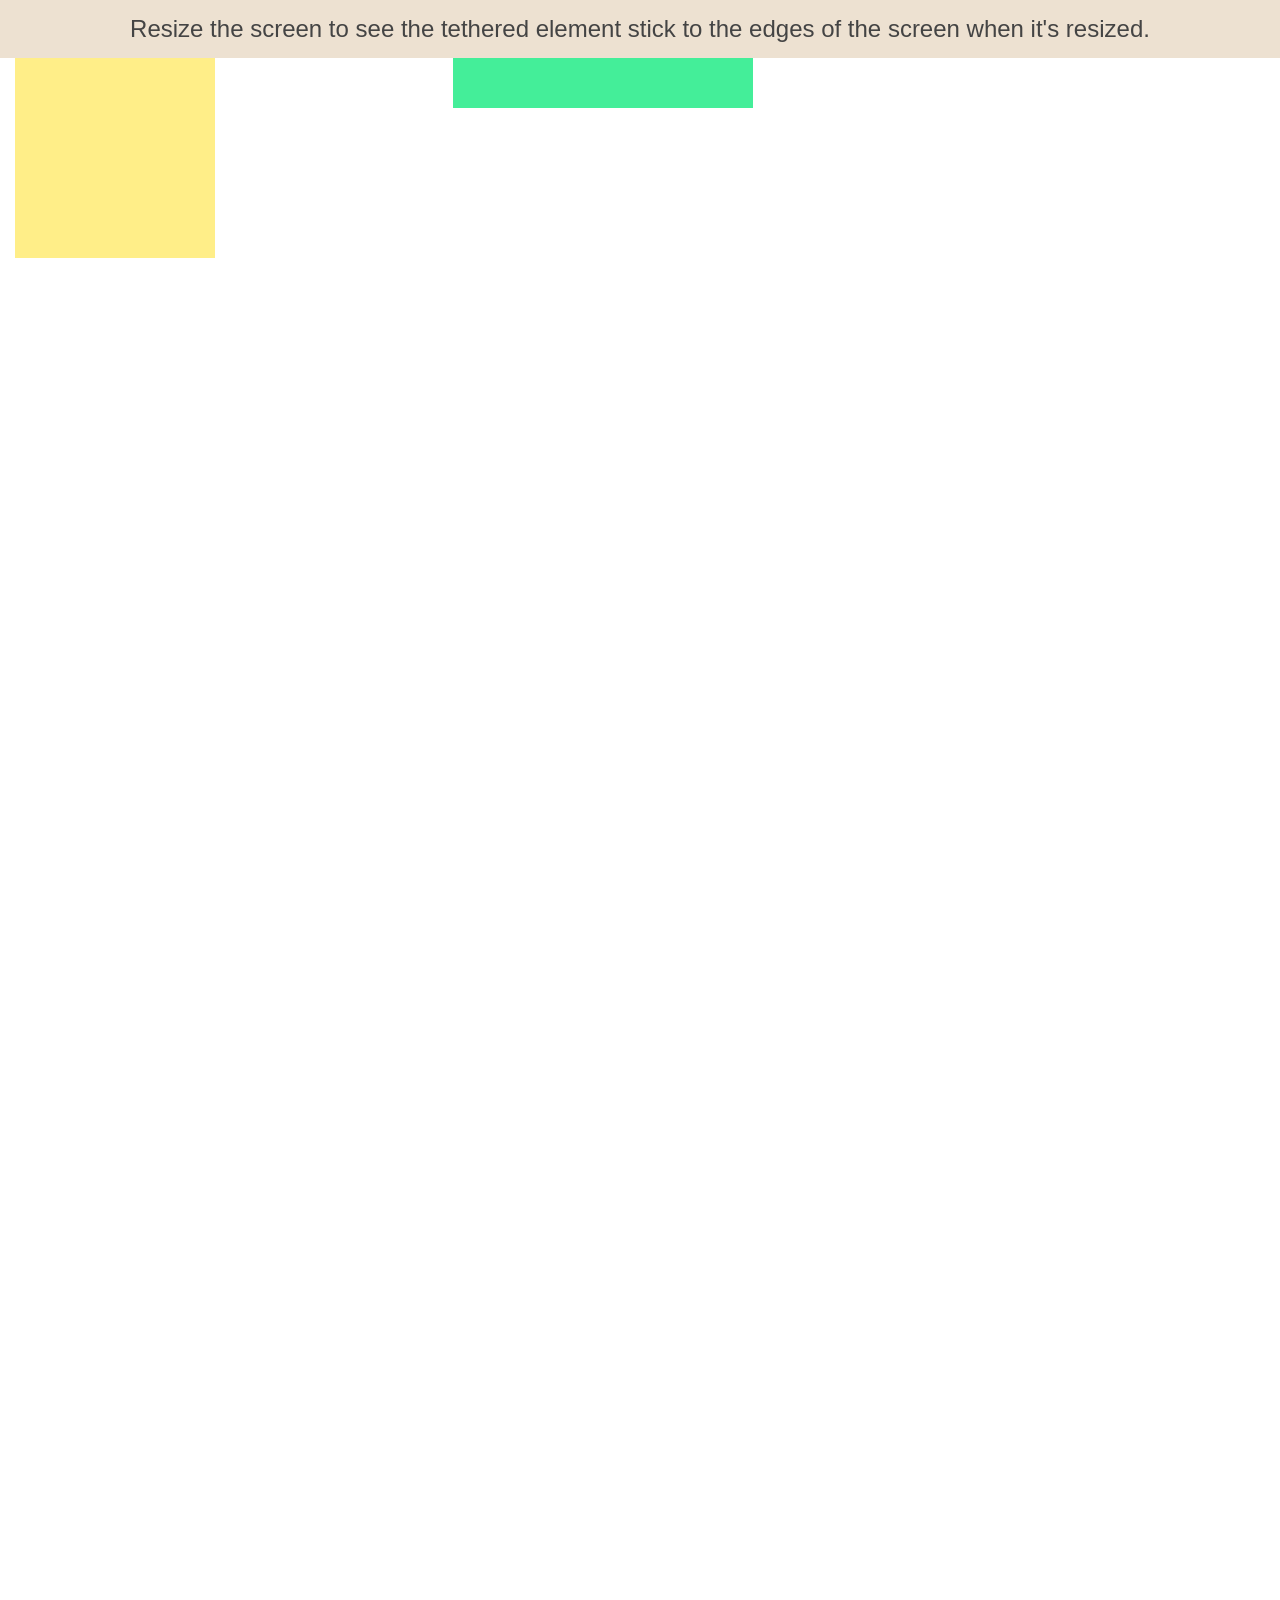
<file: node_modules/tether/examples/pin/index.html>
<!DOCTYPE html>
<html>
    <head>
        <meta charset="utf-8">
        <meta http-equiv="X-UA-Compatible" content="chrome=1">
        <meta name="viewport" content="width=device-width, initial-scale=1, user-scalable=no">
        <link rel="stylesheet" href="../resources/css/base.css" />
        <link rel="stylesheet" href="../common/css/style.css" />
    </head>
    <body>
        <div class="instructions">Resize the screen to see the tethered element stick to the edges of the screen when it's resized.</div>

        <div class="element"></div>
        <div class="target"></div>

        <script src="//github.hubspot.com/tether/dist/js/tether.js"></script>
        <script>
            new Tether({
                element: '.element',
                target: '.target',
                attachment: 'top left',
                targetAttachment: 'top right',
                constraints: [{
                    to: 'window',
                    pin: true
                }]
            });
        </script>
    </body>
</html>
</file>
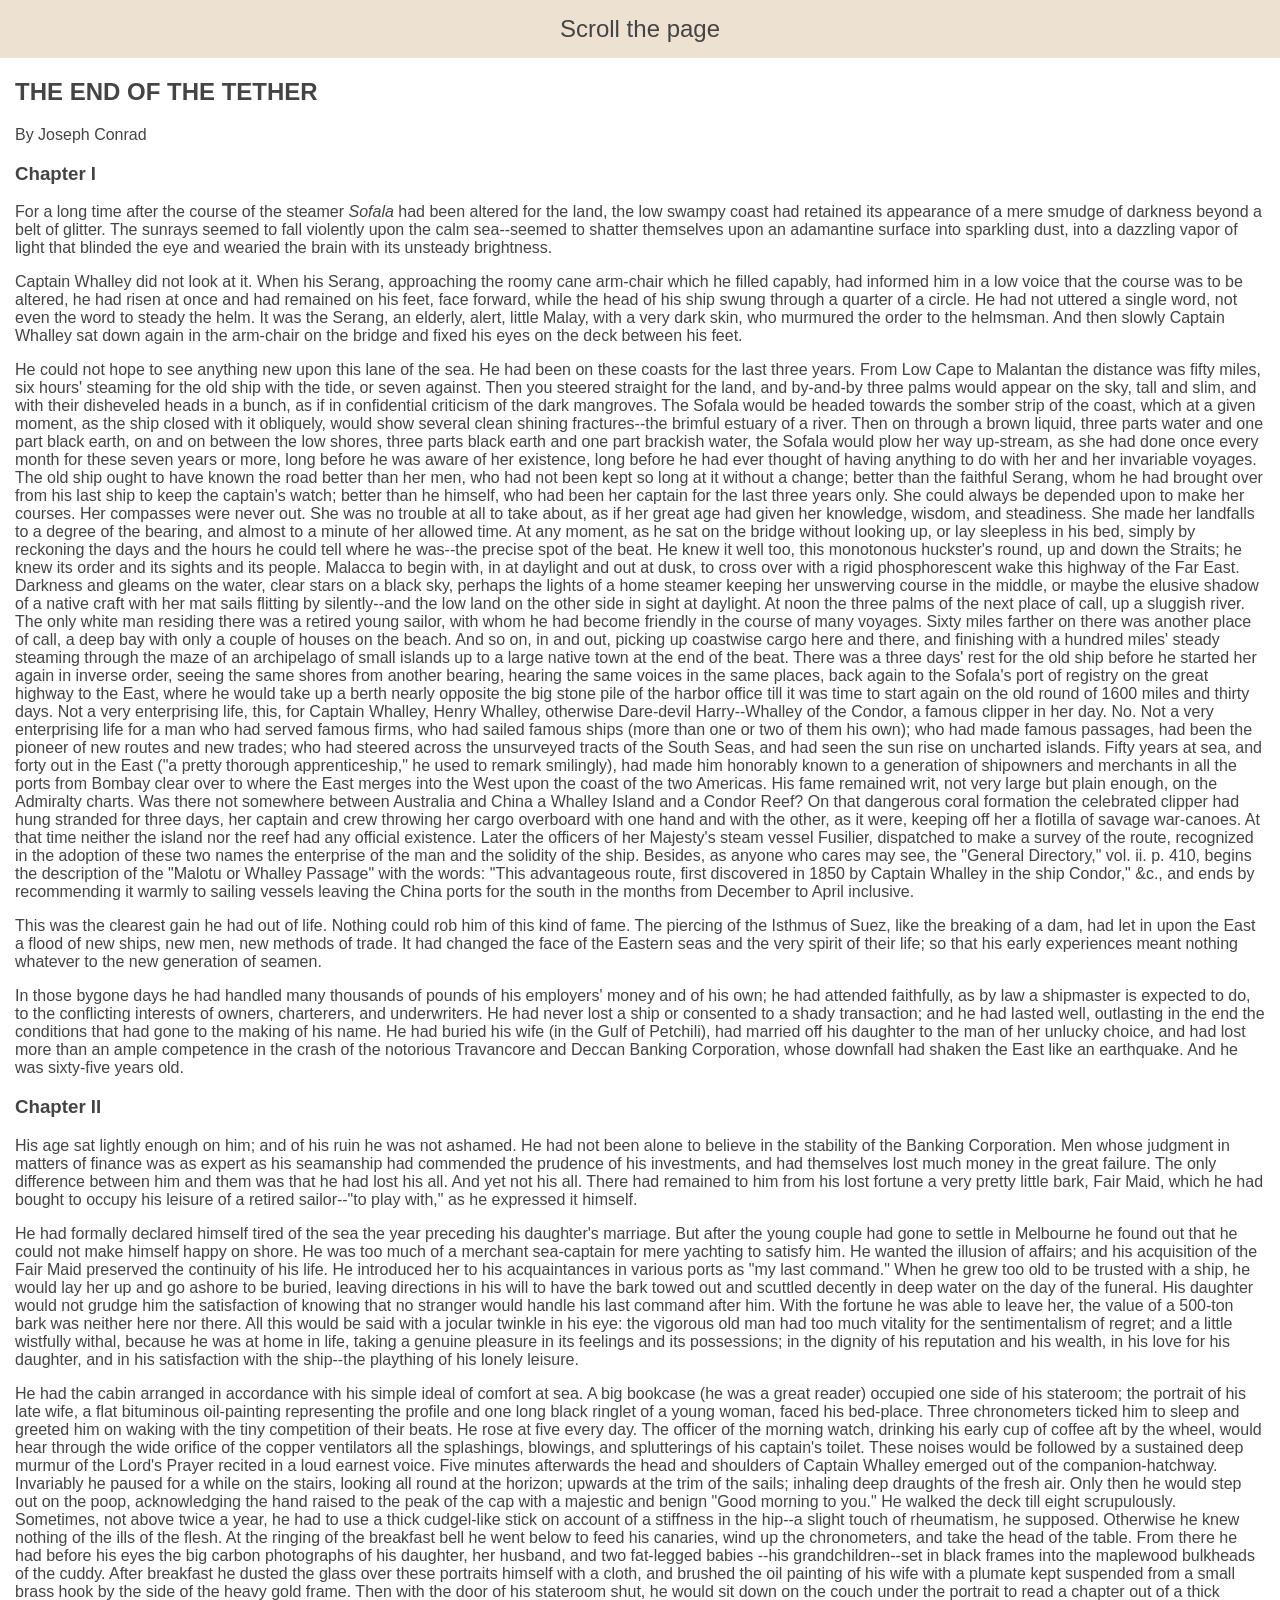
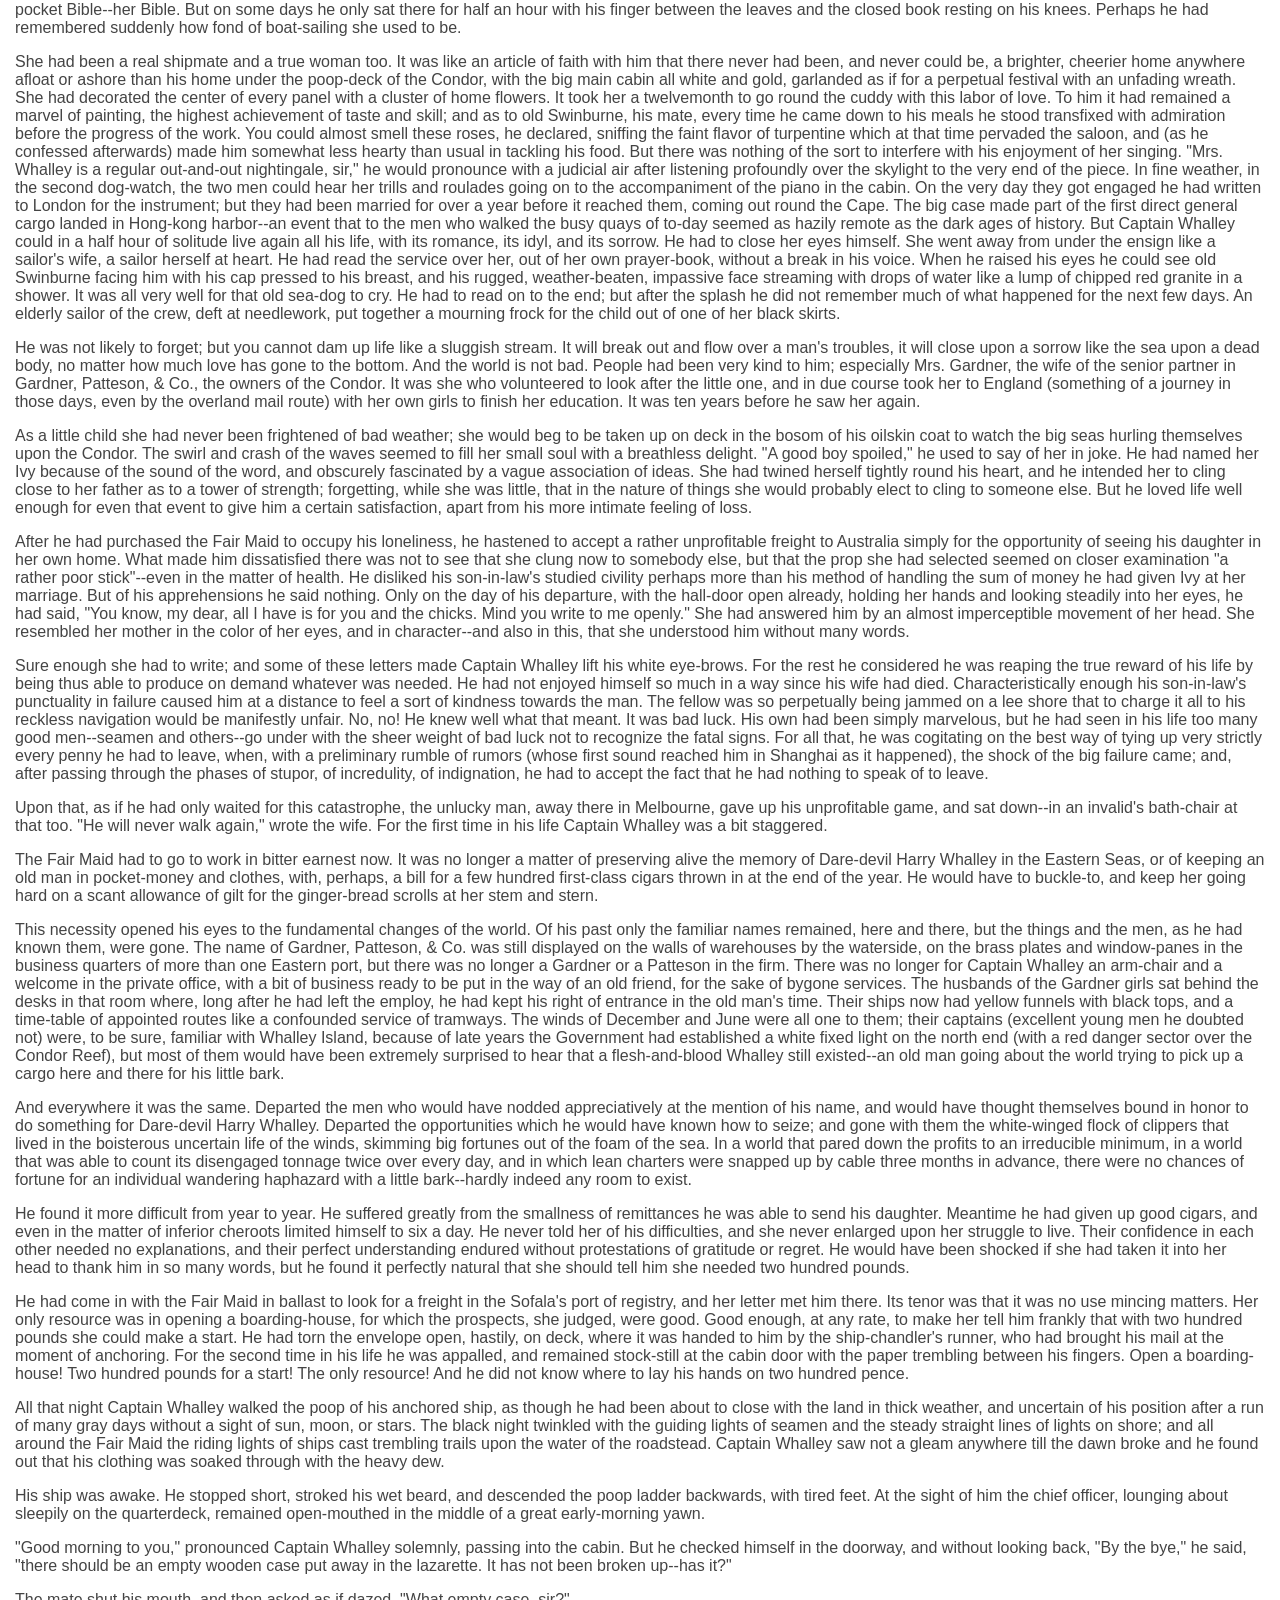
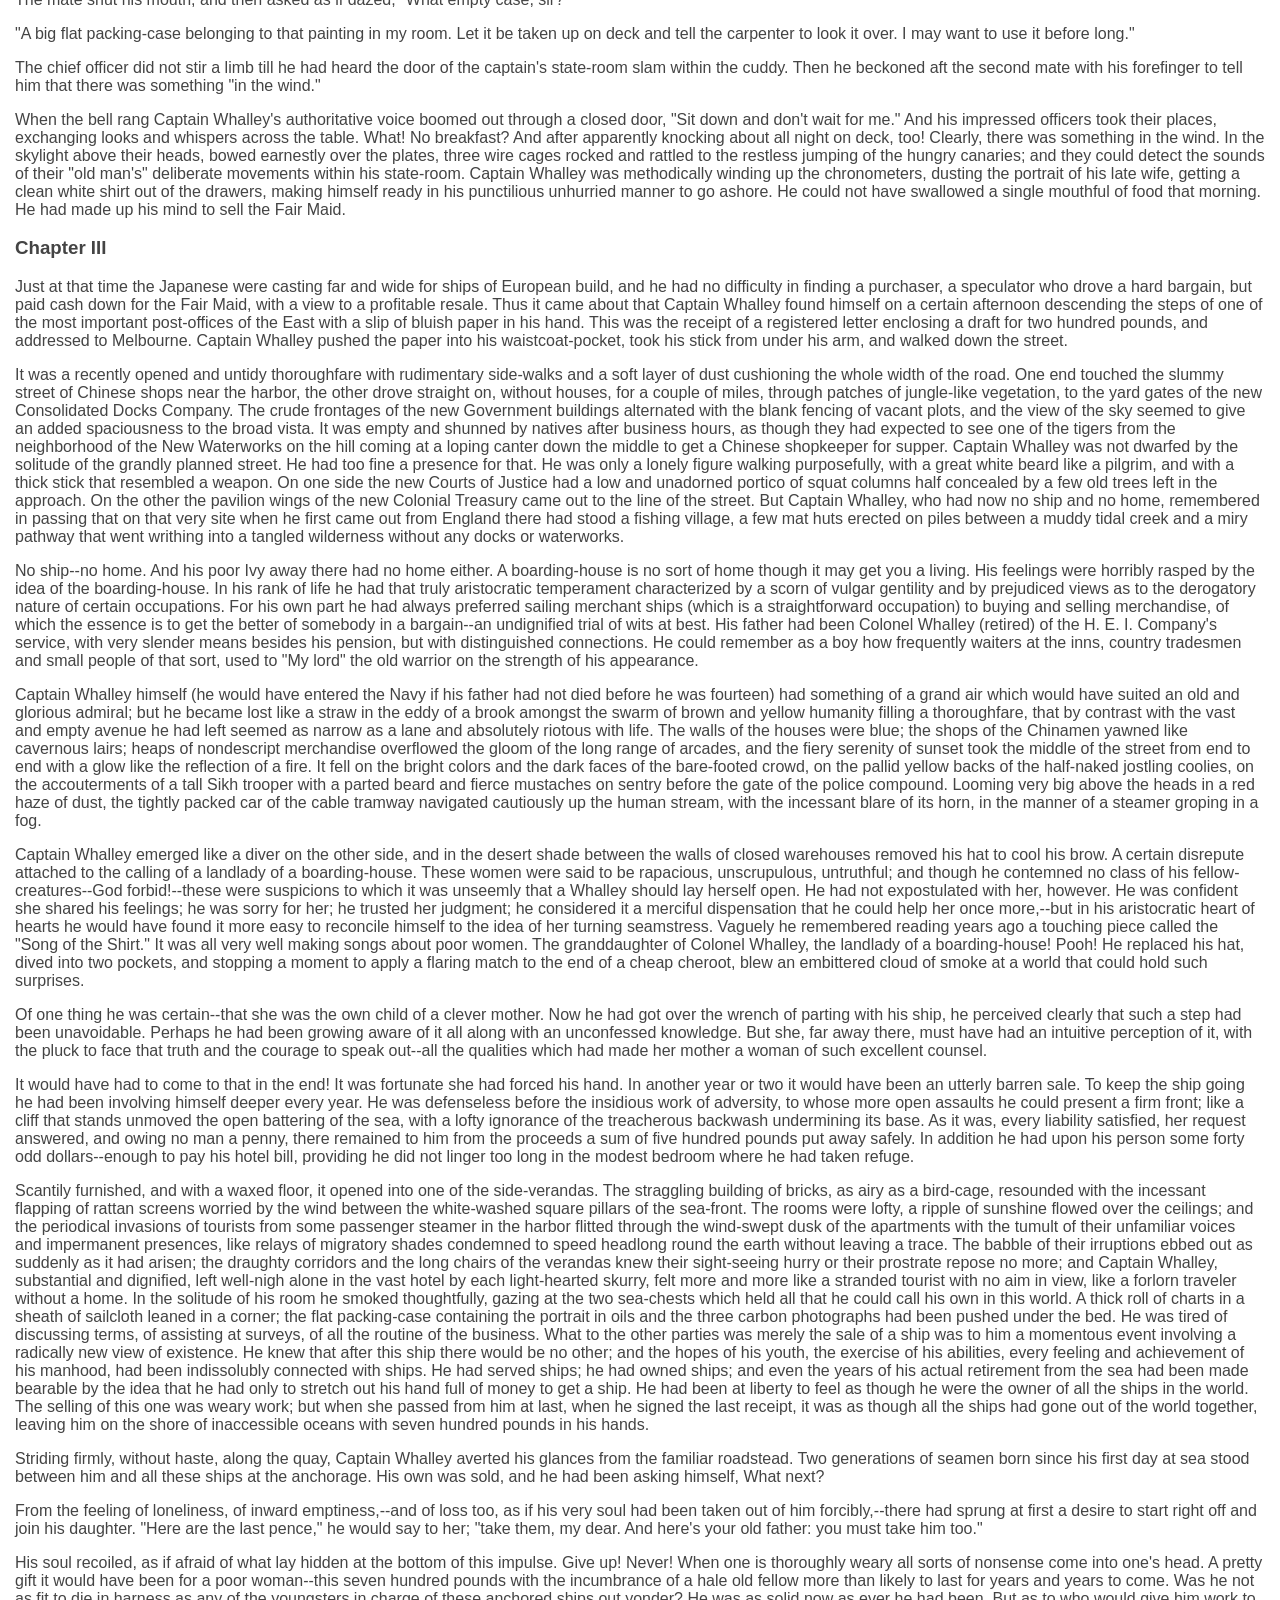
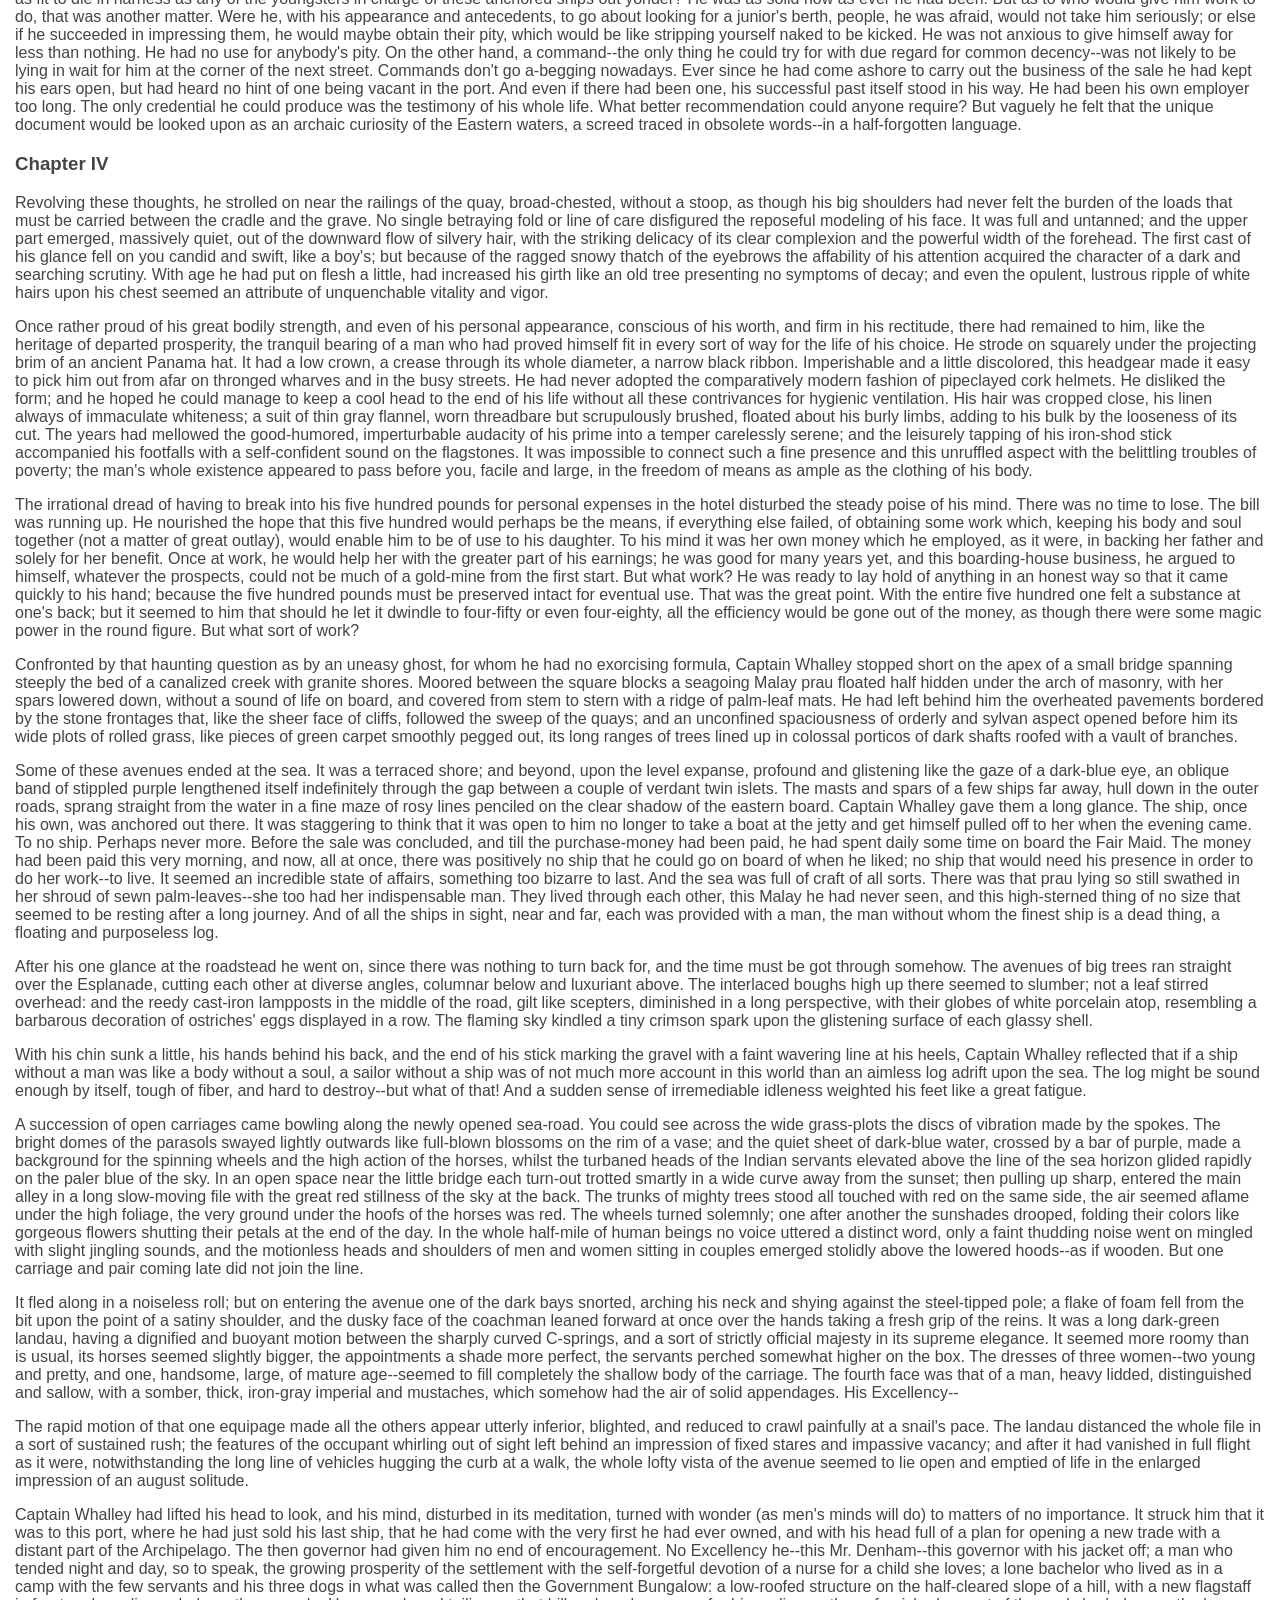
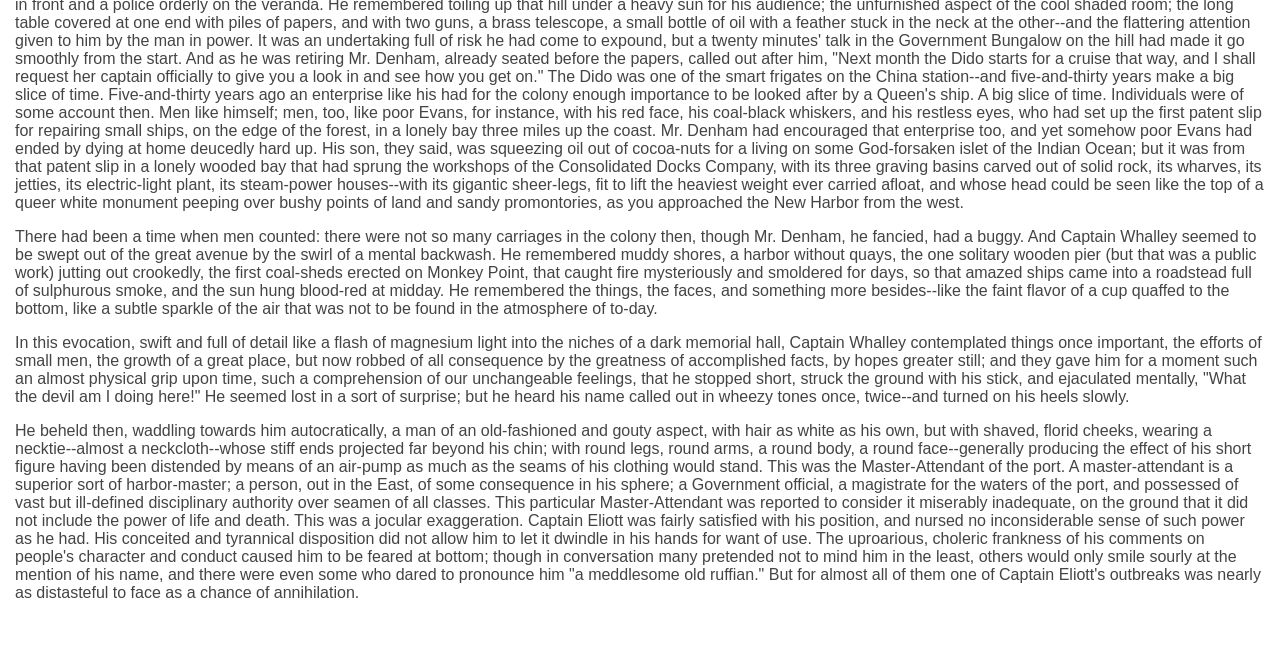
<file: node_modules/tether/examples/scroll/index.html>
<!DOCTYPE html>
<html>
    <head>
        <link rel="stylesheet" href="../resources/css/base.css" />
        <link rel="stylesheet" href="../common/css/style.css" />
    </head>
    <body>

    <div class="instructions">Scroll the page</div>

    <h2>THE END OF THE TETHER</h2>

    <p>By Joseph Conrad</p>

    <h3>Chapter I</h3>

    <p>For a long time after the course of the steamer <em>Sofala</em> had been
    altered for the land, the low swampy coast had retained its appearance
    of a mere smudge of darkness beyond a belt of glitter. The sunrays
    seemed to fall violently upon the calm sea--seemed to shatter themselves
    upon an adamantine surface into sparkling dust, into a dazzling vapor
    of light that blinded the eye and wearied the brain with its unsteady
    brightness.</p>

    <p>Captain Whalley did not look at it. When his Serang, approaching the
    roomy cane arm-chair which he filled capably, had informed him in a low
    voice that the course was to be altered, he had risen at once and had
    remained on his feet, face forward, while the head of his ship swung
    through a quarter of a circle. He had not uttered a single word, not
    even the word to steady the helm. It was the Serang, an elderly, alert,
    little Malay, with a very dark skin, who murmured the order to the
    helmsman. And then slowly Captain Whalley sat down again in the
    arm-chair on the bridge and fixed his eyes on the deck between his feet.</p>

    <p>He could not hope to see anything new upon this lane of the sea. He had
    been on these coasts for the last three years. From Low Cape to Malantan
    the distance was fifty miles, six hours' steaming for the old ship with
    the tide, or seven against. Then you steered straight for the land, and
    by-and-by three palms would appear on the sky, tall and slim, and with
    their disheveled heads in a bunch, as if in confidential criticism of
    the dark mangroves. The Sofala would be headed towards the somber
    strip of the coast, which at a given moment, as the ship closed with
    it obliquely, would show several clean shining fractures--the brimful
    estuary of a river. Then on through a brown liquid, three parts water
    and one part black earth, on and on between the low shores, three parts
    black earth and one part brackish water, the Sofala would plow her way
    up-stream, as she had done once every month for these seven years or
    more, long before he was aware of her existence, long before he had ever
    thought of having anything to do with her and her invariable voyages.
    The old ship ought to have known the road better than her men, who had
    not been kept so long at it without a change; better than the faithful
    Serang, whom he had brought over from his last ship to keep the
    captain's watch; better than he himself, who had been her captain for
    the last three years only. She could always be depended upon to make her
    courses. Her compasses were never out. She was no trouble at all to
    take about, as if her great age had given her knowledge, wisdom, and
    steadiness. She made her landfalls to a degree of the bearing, and
    almost to a minute of her allowed time. At any moment, as he sat on
    the bridge without looking up, or lay sleepless in his bed, simply by
    reckoning the days and the hours he could tell where he was--the precise
    spot of the beat. He knew it well too, this monotonous huckster's
    round, up and down the Straits; he knew its order and its sights and its
    people. Malacca to begin with, in at daylight and out at dusk, to cross
    over with a rigid phosphorescent wake this highway of the Far East.
    Darkness and gleams on the water, clear stars on a black sky, perhaps
    the lights of a home steamer keeping her unswerving course in the
    middle, or maybe the elusive shadow of a native craft with her mat sails
    flitting by silently--and the low land on the other side in sight
    at daylight. At noon the three palms of the next place of call, up a
    sluggish river. The only white man residing there was a retired young
    sailor, with whom he had become friendly in the course of many voyages.
    Sixty miles farther on there was another place of call, a deep bay with
    only a couple of houses on the beach. And so on, in and out, picking
    up coastwise cargo here and there, and finishing with a hundred miles'
    steady steaming through the maze of an archipelago of small islands up
    to a large native town at the end of the beat. There was a three days'
    rest for the old ship before he started her again in inverse order,
    seeing the same shores from another bearing, hearing the same voices
    in the same places, back again to the Sofala's port of registry on
    the great highway to the East, where he would take up a berth nearly
    opposite the big stone pile of the harbor office till it was time to
    start again on the old round of 1600 miles and thirty days. Not a very
    enterprising life, this, for Captain Whalley, Henry Whalley, otherwise
    Dare-devil Harry--Whalley of the Condor, a famous clipper in her day.
    No. Not a very enterprising life for a man who had served famous firms,
    who had sailed famous ships (more than one or two of them his own); who
    had made famous passages, had been the pioneer of new routes and new
    trades; who had steered across the unsurveyed tracts of the South Seas,
    and had seen the sun rise on uncharted islands. Fifty years at sea, and
    forty out in the East ("a pretty thorough apprenticeship," he used
    to remark smilingly), had made him honorably known to a generation of
    shipowners and merchants in all the ports from Bombay clear over to
    where the East merges into the West upon the coast of the two Americas.
    His fame remained writ, not very large but plain enough, on the
    Admiralty charts. Was there not somewhere between Australia and China a
    Whalley Island and a Condor Reef? On that dangerous coral formation the
    celebrated clipper had hung stranded for three days, her captain and
    crew throwing her cargo overboard with one hand and with the other, as
    it were, keeping off her a flotilla of savage war-canoes. At that time
    neither the island nor the reef had any official existence. Later the
    officers of her Majesty's steam vessel Fusilier, dispatched to make a
    survey of the route, recognized in the adoption of these two names the
    enterprise of the man and the solidity of the ship. Besides, as anyone
    who cares may see, the "General Directory," vol. ii. p. 410, begins the
    description of the "Malotu or Whalley Passage" with the words: "This
    advantageous route, first discovered in 1850 by Captain Whalley in the
    ship Condor," &amp;c., and ends by recommending it warmly to sailing vessels
    leaving the China ports for the south in the months from December to
    April inclusive.</p>

    <p>This was the clearest gain he had out of life. Nothing could rob him
    of this kind of fame. The piercing of the Isthmus of Suez, like the
    breaking of a dam, had let in upon the East a flood of new ships, new
    men, new methods of trade. It had changed the face of the Eastern seas
    and the very spirit of their life; so that his early experiences meant
    nothing whatever to the new generation of seamen.</p>

    <p>In those bygone days he had handled many thousands of pounds of his
    employers' money and of his own; he had attended faithfully, as by law
    a shipmaster is expected to do, to the conflicting interests of owners,
    charterers, and underwriters. He had never lost a ship or consented to
    a shady transaction; and he had lasted well, outlasting in the end the
    conditions that had gone to the making of his name. He had buried his
    wife (in the Gulf of Petchili), had married off his daughter to the man
    of her unlucky choice, and had lost more than an ample competence in the
    crash of the notorious Travancore and Deccan Banking Corporation, whose
    downfall had shaken the East like an earthquake. And he was sixty-five
    years old.</p>

    <h3>Chapter II</h3>

    <p>His age sat lightly enough on him; and of his ruin he was not ashamed.
    He had not been alone to believe in the stability of the Banking
    Corporation. Men whose judgment in matters of finance was as expert as
    his seamanship had commended the prudence of his investments, and had
    themselves lost much money in the great failure. The only difference
    between him and them was that he had lost his all. And yet not his all.
    There had remained to him from his lost fortune a very pretty little
    bark, Fair Maid, which he had bought to occupy his leisure of a retired
    sailor--"to play with," as he expressed it himself.</p>

    <p>He had formally declared himself tired of the sea the year preceding his
    daughter's marriage. But after the young couple had gone to settle in
    Melbourne he found out that he could not make himself happy on shore. He
    was too much of a merchant sea-captain for mere yachting to satisfy him.
    He wanted the illusion of affairs; and his acquisition of the Fair
    Maid preserved the continuity of his life. He introduced her to his
    acquaintances in various ports as "my last command." When he grew too
    old to be trusted with a ship, he would lay her up and go ashore to be
    buried, leaving directions in his will to have the bark towed out and
    scuttled decently in deep water on the day of the funeral. His daughter
    would not grudge him the satisfaction of knowing that no stranger would
    handle his last command after him. With the fortune he was able to leave
    her, the value of a 500-ton bark was neither here nor there. All this
    would be said with a jocular twinkle in his eye: the vigorous old man
    had too much vitality for the sentimentalism of regret; and a little
    wistfully withal, because he was at home in life, taking a genuine
    pleasure in its feelings and its possessions; in the dignity of his
    reputation and his wealth, in his love for his daughter, and in his
    satisfaction with the ship--the plaything of his lonely leisure.</p>

    <p>He had the cabin arranged in accordance with his simple ideal of comfort
    at sea. A big bookcase (he was a great reader) occupied one side of his
    stateroom; the portrait of his late wife, a flat bituminous oil-painting
    representing the profile and one long black ringlet of a young woman,
    faced his bed-place. Three chronometers ticked him to sleep and greeted
    him on waking with the tiny competition of their beats. He rose at five
    every day. The officer of the morning watch, drinking his early cup
    of coffee aft by the wheel, would hear through the wide orifice of the
    copper ventilators all the splashings, blowings, and splutterings of
    his captain's toilet. These noises would be followed by a sustained
    deep murmur of the Lord's Prayer recited in a loud earnest voice. Five
    minutes afterwards the head and shoulders of Captain Whalley emerged
    out of the companion-hatchway. Invariably he paused for a while on the
    stairs, looking all round at the horizon; upwards at the trim of the
    sails; inhaling deep draughts of the fresh air. Only then he would step
    out on the poop, acknowledging the hand raised to the peak of the cap
    with a majestic and benign "Good morning to you." He walked the deck
    till eight scrupulously. Sometimes, not above twice a year, he had to
    use a thick cudgel-like stick on account of a stiffness in the hip--a
    slight touch of rheumatism, he supposed. Otherwise he knew nothing of
    the ills of the flesh. At the ringing of the breakfast bell he went
    below to feed his canaries, wind up the chronometers, and take the
    head of the table. From there he had before his eyes the big carbon
    photographs of his daughter, her husband, and two fat-legged babies
    --his grandchildren--set in black frames into the maplewood bulkheads
    of the cuddy. After breakfast he dusted the glass over these portraits
    himself with a cloth, and brushed the oil painting of his wife with a
    plumate kept suspended from a small brass hook by the side of the heavy
    gold frame. Then with the door of his stateroom shut, he would sit down
    on the couch under the portrait to read a chapter out of a thick pocket
    Bible--her Bible. But on some days he only sat there for half an hour
    with his finger between the leaves and the closed book resting on his
    knees. Perhaps he had remembered suddenly how fond of boat-sailing she
    used to be.</p>

    <p>She had been a real shipmate and a true woman too. It was like an
    article of faith with him that there never had been, and never could be,
    a brighter, cheerier home anywhere afloat or ashore than his home under
    the poop-deck of the Condor, with the big main cabin all white and gold,
    garlanded as if for a perpetual festival with an unfading wreath. She
    had decorated the center of every panel with a cluster of home flowers.
    It took her a twelvemonth to go round the cuddy with this labor of love.
    To him it had remained a marvel of painting, the highest achievement of
    taste and skill; and as to old Swinburne, his mate, every time he
    came down to his meals he stood transfixed with admiration before the
    progress of the work. You could almost smell these roses, he declared,
    sniffing the faint flavor of turpentine which at that time pervaded the
    saloon, and (as he confessed afterwards) made him somewhat less hearty
    than usual in tackling his food. But there was nothing of the sort to
    interfere with his enjoyment of her singing. "Mrs. Whalley is a regular
    out-and-out nightingale, sir," he would pronounce with a judicial air
    after listening profoundly over the skylight to the very end of the
    piece. In fine weather, in the second dog-watch, the two men could hear
    her trills and roulades going on to the accompaniment of the piano in
    the cabin. On the very day they got engaged he had written to London
    for the instrument; but they had been married for over a year before it
    reached them, coming out round the Cape. The big case made part of the
    first direct general cargo landed in Hong-kong harbor--an event that to
    the men who walked the busy quays of to-day seemed as hazily remote as
    the dark ages of history. But Captain Whalley could in a half hour of
    solitude live again all his life, with its romance, its idyl, and its
    sorrow. He had to close her eyes himself. She went away from under the
    ensign like a sailor's wife, a sailor herself at heart. He had read
    the service over her, out of her own prayer-book, without a break in his
    voice. When he raised his eyes he could see old Swinburne facing him
    with his cap pressed to his breast, and his rugged, weather-beaten,
    impassive face streaming with drops of water like a lump of chipped red
    granite in a shower. It was all very well for that old sea-dog to cry.
    He had to read on to the end; but after the splash he did not remember
    much of what happened for the next few days. An elderly sailor of the
    crew, deft at needlework, put together a mourning frock for the child
    out of one of her black skirts.</p>

    <p>He was not likely to forget; but you cannot dam up life like a sluggish
    stream. It will break out and flow over a man's troubles, it will close
    upon a sorrow like the sea upon a dead body, no matter how much love has
    gone to the bottom. And the world is not bad. People had been very
    kind to him; especially Mrs. Gardner, the wife of the senior partner
    in Gardner, Patteson, &amp; Co., the owners of the Condor. It was she who
    volunteered to look after the little one, and in due course took her to
    England (something of a journey in those days, even by the overland
    mail route) with her own girls to finish her education. It was ten years
    before he saw her again.</p>

    <p>As a little child she had never been frightened of bad weather; she
    would beg to be taken up on deck in the bosom of his oilskin coat to
    watch the big seas hurling themselves upon the Condor. The swirl and
    crash of the waves seemed to fill her small soul with a breathless
    delight. "A good boy spoiled," he used to say of her in joke. He had
    named her Ivy because of the sound of the word, and obscurely fascinated
    by a vague association of ideas. She had twined herself tightly round
    his heart, and he intended her to cling close to her father as to a
    tower of strength; forgetting, while she was little, that in the nature
    of things she would probably elect to cling to someone else. But
    he loved life well enough for even that event to give him a certain
    satisfaction, apart from his more intimate feeling of loss.</p>

    <p>After he had purchased the Fair Maid to occupy his loneliness, he
    hastened to accept a rather unprofitable freight to Australia simply for
    the opportunity of seeing his daughter in her own home. What made him
    dissatisfied there was not to see that she clung now to somebody else,
    but that the prop she had selected seemed on closer examination "a
    rather poor stick"--even in the matter of health. He disliked his
    son-in-law's studied civility perhaps more than his method of
    handling the sum of money he had given Ivy at her marriage. But of his
    apprehensions he said nothing. Only on the day of his departure, with
    the hall-door open already, holding her hands and looking steadily into
    her eyes, he had said, "You know, my dear, all I have is for you and the
    chicks. Mind you write to me openly." She had answered him by an almost
    imperceptible movement of her head. She resembled her mother in
    the color of her eyes, and in character--and also in this, that she
    understood him without many words.</p>

    <p>Sure enough she had to write; and some of these letters made Captain
    Whalley lift his white eye-brows. For the rest he considered he was
    reaping the true reward of his life by being thus able to produce on
    demand whatever was needed. He had not enjoyed himself so much in a
    way since his wife had died. Characteristically enough his son-in-law's
    punctuality in failure caused him at a distance to feel a sort of
    kindness towards the man. The fellow was so perpetually being jammed on
    a lee shore that to charge it all to his reckless navigation would be
    manifestly unfair. No, no! He knew well what that meant. It was bad
    luck. His own had been simply marvelous, but he had seen in his life too
    many good men--seamen and others--go under with the sheer weight of bad
    luck not to recognize the fatal signs. For all that, he was cogitating
    on the best way of tying up very strictly every penny he had to leave,
    when, with a preliminary rumble of rumors (whose first sound reached
    him in Shanghai as it happened), the shock of the big failure came;
    and, after passing through the phases of stupor, of incredulity, of
    indignation, he had to accept the fact that he had nothing to speak of
    to leave.</p>

    <p>Upon that, as if he had only waited for this catastrophe, the unlucky
    man, away there in Melbourne, gave up his unprofitable game, and sat
    down--in an invalid's bath-chair at that too. "He will never walk
    again," wrote the wife. For the first time in his life Captain Whalley
    was a bit staggered.</p>

    <p>The Fair Maid had to go to work in bitter earnest now. It was no longer
    a matter of preserving alive the memory of Dare-devil Harry Whalley in
    the Eastern Seas, or of keeping an old man in pocket-money and clothes,
    with, perhaps, a bill for a few hundred first-class cigars thrown in at
    the end of the year. He would have to buckle-to, and keep her going hard
    on a scant allowance of gilt for the ginger-bread scrolls at her stem
    and stern.</p>

    <p>This necessity opened his eyes to the fundamental changes of the world.
    Of his past only the familiar names remained, here and there, but
    the things and the men, as he had known them, were gone. The name of
    Gardner, Patteson, &amp; Co. was still displayed on the walls of warehouses
    by the waterside, on the brass plates and window-panes in the business
    quarters of more than one Eastern port, but there was no longer a
    Gardner or a Patteson in the firm. There was no longer for Captain
    Whalley an arm-chair and a welcome in the private office, with a bit of
    business ready to be put in the way of an old friend, for the sake of
    bygone services. The husbands of the Gardner girls sat behind the desks
    in that room where, long after he had left the employ, he had kept his
    right of entrance in the old man's time. Their ships now had yellow
    funnels with black tops, and a time-table of appointed routes like a
    confounded service of tramways. The winds of December and June were all
    one to them; their captains (excellent young men he doubted not) were,
    to be sure, familiar with Whalley Island, because of late years the
    Government had established a white fixed light on the north end (with
    a red danger sector over the Condor Reef), but most of them would have
    been extremely surprised to hear that a flesh-and-blood Whalley still
    existed--an old man going about the world trying to pick up a cargo here
    and there for his little bark.</p>

    <p>And everywhere it was the same. Departed the men who would have nodded
    appreciatively at the mention of his name, and would have thought
    themselves bound in honor to do something for Dare-devil Harry Whalley.
    Departed the opportunities which he would have known how to seize; and
    gone with them the white-winged flock of clippers that lived in the
    boisterous uncertain life of the winds, skimming big fortunes out of
    the foam of the sea. In a world that pared down the profits to an
    irreducible minimum, in a world that was able to count its disengaged
    tonnage twice over every day, and in which lean charters were snapped up
    by cable three months in advance, there were no chances of fortune for
    an individual wandering haphazard with a little bark--hardly indeed any
    room to exist.</p>

    <p>He found it more difficult from year to year. He suffered greatly from
    the smallness of remittances he was able to send his daughter. Meantime
    he had given up good cigars, and even in the matter of inferior cheroots
    limited himself to six a day. He never told her of his difficulties, and
    she never enlarged upon her struggle to live. Their confidence in each
    other needed no explanations, and their perfect understanding endured
    without protestations of gratitude or regret. He would have been shocked
    if she had taken it into her head to thank him in so many words, but
    he found it perfectly natural that she should tell him she needed two
    hundred pounds.</p>

    <p>He had come in with the Fair Maid in ballast to look for a freight in
    the Sofala's port of registry, and her letter met him there. Its tenor
    was that it was no use mincing matters. Her only resource was in opening
    a boarding-house, for which the prospects, she judged, were good. Good
    enough, at any rate, to make her tell him frankly that with two hundred
    pounds she could make a start. He had torn the envelope open, hastily,
    on deck, where it was handed to him by the ship-chandler's runner, who
    had brought his mail at the moment of anchoring. For the second time
    in his life he was appalled, and remained stock-still at the cabin door
    with the paper trembling between his fingers. Open a boarding-house! Two
    hundred pounds for a start! The only resource! And he did not know where
    to lay his hands on two hundred pence.</p>

    <p>All that night Captain Whalley walked the poop of his anchored ship, as
    though he had been about to close with the land in thick weather, and
    uncertain of his position after a run of many gray days without a sight
    of sun, moon, or stars. The black night twinkled with the guiding lights
    of seamen and the steady straight lines of lights on shore; and all
    around the Fair Maid the riding lights of ships cast trembling trails
    upon the water of the roadstead. Captain Whalley saw not a gleam
    anywhere till the dawn broke and he found out that his clothing was
    soaked through with the heavy dew.</p>

    <p>His ship was awake. He stopped short, stroked his wet beard, and
    descended the poop ladder backwards, with tired feet. At the sight
    of him the chief officer, lounging about sleepily on the quarterdeck,
    remained open-mouthed in the middle of a great early-morning yawn.</p>

    <p>"Good morning to you," pronounced Captain Whalley solemnly, passing into
    the cabin. But he checked himself in the doorway, and without looking
    back, "By the bye," he said, "there should be an empty wooden case put
    away in the lazarette. It has not been broken up--has it?"</p>

    <p>The mate shut his mouth, and then asked as if dazed, "What empty case,
    sir?"</p>

    <p>"A big flat packing-case belonging to that painting in my room. Let it
    be taken up on deck and tell the carpenter to look it over. I may want
    to use it before long."</p>

    <p>The chief officer did not stir a limb till he had heard the door of the
    captain's state-room slam within the cuddy. Then he beckoned aft the
    second mate with his forefinger to tell him that there was something "in
    the wind."</p>

    <p>When the bell rang Captain Whalley's authoritative voice boomed out
    through a closed door, "Sit down and don't wait for me." And his
    impressed officers took their places, exchanging looks and whispers
    across the table. What! No breakfast? And after apparently knocking
    about all night on deck, too! Clearly, there was something in the wind.
    In the skylight above their heads, bowed earnestly over the plates,
    three wire cages rocked and rattled to the restless jumping of the
    hungry canaries; and they could detect the sounds of their "old
    man's" deliberate movements within his state-room. Captain Whalley was
    methodically winding up the chronometers, dusting the portrait of
    his late wife, getting a clean white shirt out of the drawers, making
    himself ready in his punctilious unhurried manner to go ashore. He could
    not have swallowed a single mouthful of food that morning. He had made
    up his mind to sell the Fair Maid.</p>

    <h3>Chapter III</h3>

    <p>Just at that time the Japanese were casting far and wide for ships
    of European build, and he had no difficulty in finding a purchaser, a
    speculator who drove a hard bargain, but paid cash down for the Fair
    Maid, with a view to a profitable resale. Thus it came about that
    Captain Whalley found himself on a certain afternoon descending the
    steps of one of the most important post-offices of the East with a slip
    of bluish paper in his hand. This was the receipt of a registered letter
    enclosing a draft for two hundred pounds, and addressed to Melbourne.
    Captain Whalley pushed the paper into his waistcoat-pocket, took his
    stick from under his arm, and walked down the street.</p>

    <p>It was a recently opened and untidy thoroughfare with rudimentary
    side-walks and a soft layer of dust cushioning the whole width of
    the road. One end touched the slummy street of Chinese shops near the
    harbor, the other drove straight on, without houses, for a couple of
    miles, through patches of jungle-like vegetation, to the yard gates
    of the new Consolidated Docks Company. The crude frontages of the new
    Government buildings alternated with the blank fencing of vacant plots,
    and the view of the sky seemed to give an added spaciousness to the
    broad vista. It was empty and shunned by natives after business
    hours, as though they had expected to see one of the tigers from the
    neighborhood of the New Waterworks on the hill coming at a loping canter
    down the middle to get a Chinese shopkeeper for supper. Captain Whalley
    was not dwarfed by the solitude of the grandly planned street. He
    had too fine a presence for that. He was only a lonely figure walking
    purposefully, with a great white beard like a pilgrim, and with a thick
    stick that resembled a weapon. On one side the new Courts of Justice had
    a low and unadorned portico of squat columns half concealed by a few old
    trees left in the approach. On the other the pavilion wings of the
    new Colonial Treasury came out to the line of the street. But Captain
    Whalley, who had now no ship and no home, remembered in passing that
    on that very site when he first came out from England there had stood a
    fishing village, a few mat huts erected on piles between a muddy tidal
    creek and a miry pathway that went writhing into a tangled wilderness
    without any docks or waterworks.</p>

    <p>No ship--no home. And his poor Ivy away there had no home either. A
    boarding-house is no sort of home though it may get you a living. His
    feelings were horribly rasped by the idea of the boarding-house. In his
    rank of life he had that truly aristocratic temperament characterized by
    a scorn of vulgar gentility and by prejudiced views as to the derogatory
    nature of certain occupations. For his own part he had always preferred
    sailing merchant ships (which is a straightforward occupation) to buying
    and selling merchandise, of which the essence is to get the better of
    somebody in a bargain--an undignified trial of wits at best. His father
    had been Colonel Whalley (retired) of the H. E. I. Company's service,
    with very slender means besides his pension, but with distinguished
    connections. He could remember as a boy how frequently waiters at the
    inns, country tradesmen and small people of that sort, used to "My lord"
    the old warrior on the strength of his appearance.</p>

    <p>Captain Whalley himself (he would have entered the Navy if his father
    had not died before he was fourteen) had something of a grand air which
    would have suited an old and glorious admiral; but he became lost like
    a straw in the eddy of a brook amongst the swarm of brown and yellow
    humanity filling a thoroughfare, that by contrast with the vast and
    empty avenue he had left seemed as narrow as a lane and absolutely
    riotous with life. The walls of the houses were blue; the shops of the
    Chinamen yawned like cavernous lairs; heaps of nondescript merchandise
    overflowed the gloom of the long range of arcades, and the fiery
    serenity of sunset took the middle of the street from end to end with a
    glow like the reflection of a fire. It fell on the bright colors and the
    dark faces of the bare-footed crowd, on the pallid yellow backs of the
    half-naked jostling coolies, on the accouterments of a tall Sikh trooper
    with a parted beard and fierce mustaches on sentry before the gate of
    the police compound. Looming very big above the heads in a red haze of
    dust, the tightly packed car of the cable tramway navigated cautiously
    up the human stream, with the incessant blare of its horn, in the manner
    of a steamer groping in a fog.</p>

    <p>Captain Whalley emerged like a diver on the other side, and in the
    desert shade between the walls of closed warehouses removed his hat to
    cool his brow. A certain disrepute attached to the calling of a
    landlady of a boarding-house. These women were said to be rapacious,
    unscrupulous, untruthful; and though he contemned no class of his
    fellow-creatures--God forbid!--these were suspicions to which it was
    unseemly that a Whalley should lay herself open. He had not expostulated
    with her, however. He was confident she shared his feelings; he was
    sorry for her; he trusted her judgment; he considered it a merciful
    dispensation that he could help her once more,--but in his aristocratic
    heart of hearts he would have found it more easy to reconcile himself to
    the idea of her turning seamstress. Vaguely he remembered reading years
    ago a touching piece called the "Song of the Shirt." It was all very
    well making songs about poor women. The granddaughter of Colonel
    Whalley, the landlady of a boarding-house! Pooh! He replaced his hat,
    dived into two pockets, and stopping a moment to apply a flaring match
    to the end of a cheap cheroot, blew an embittered cloud of smoke at a
    world that could hold such surprises.</p>

    <p>Of one thing he was certain--that she was the own child of a clever
    mother. Now he had got over the wrench of parting with his ship, he
    perceived clearly that such a step had been unavoidable. Perhaps he had
    been growing aware of it all along with an unconfessed knowledge. But
    she, far away there, must have had an intuitive perception of it, with
    the pluck to face that truth and the courage to speak out--all the
    qualities which had made her mother a woman of such excellent counsel.</p>

    <p>It would have had to come to that in the end! It was fortunate she had
    forced his hand. In another year or two it would have been an utterly
    barren sale. To keep the ship going he had been involving himself deeper
    every year. He was defenseless before the insidious work of adversity,
    to whose more open assaults he could present a firm front; like a
    cliff that stands unmoved the open battering of the sea, with a lofty
    ignorance of the treacherous backwash undermining its base. As it was,
    every liability satisfied, her request answered, and owing no man a
    penny, there remained to him from the proceeds a sum of five hundred
    pounds put away safely. In addition he had upon his person some forty
    odd dollars--enough to pay his hotel bill, providing he did not linger
    too long in the modest bedroom where he had taken refuge.</p>

    <p>Scantily furnished, and with a waxed floor, it opened into one of
    the side-verandas. The straggling building of bricks, as airy as a
    bird-cage, resounded with the incessant flapping of rattan screens
    worried by the wind between the white-washed square pillars of the
    sea-front. The rooms were lofty, a ripple of sunshine flowed over the
    ceilings; and the periodical invasions of tourists from some passenger
    steamer in the harbor flitted through the wind-swept dusk of the
    apartments with the tumult of their unfamiliar voices and impermanent
    presences, like relays of migratory shades condemned to speed headlong
    round the earth without leaving a trace. The babble of their irruptions
    ebbed out as suddenly as it had arisen; the draughty corridors and
    the long chairs of the verandas knew their sight-seeing hurry or
    their prostrate repose no more; and Captain Whalley, substantial and
    dignified, left well-nigh alone in the vast hotel by each light-hearted
    skurry, felt more and more like a stranded tourist with no aim in view,
    like a forlorn traveler without a home. In the solitude of his room he
    smoked thoughtfully, gazing at the two sea-chests which held all that he
    could call his own in this world. A thick roll of charts in a sheath
    of sailcloth leaned in a corner; the flat packing-case containing the
    portrait in oils and the three carbon photographs had been pushed under
    the bed. He was tired of discussing terms, of assisting at surveys, of
    all the routine of the business. What to the other parties was merely
    the sale of a ship was to him a momentous event involving a radically
    new view of existence. He knew that after this ship there would be no
    other; and the hopes of his youth, the exercise of his abilities, every
    feeling and achievement of his manhood, had been indissolubly connected
    with ships. He had served ships; he had owned ships; and even the years
    of his actual retirement from the sea had been made bearable by the idea
    that he had only to stretch out his hand full of money to get a ship. He
    had been at liberty to feel as though he were the owner of all the
    ships in the world. The selling of this one was weary work; but when
    she passed from him at last, when he signed the last receipt, it was as
    though all the ships had gone out of the world together, leaving him on
    the shore of inaccessible oceans with seven hundred pounds in his hands.</p>

    <p>Striding firmly, without haste, along the quay, Captain Whalley averted
    his glances from the familiar roadstead. Two generations of seamen born
    since his first day at sea stood between him and all these ships at the
    anchorage. His own was sold, and he had been asking himself, What next?</p>

    <p>From the feeling of loneliness, of inward emptiness,--and of loss
    too, as if his very soul had been taken out of him forcibly,--there had
    sprung at first a desire to start right off and join his daughter.
    "Here are the last pence," he would say to her; "take them, my dear. And
    here's your old father: you must take him too."</p>

    <p>His soul recoiled, as if afraid of what lay hidden at the bottom of
    this impulse. Give up! Never! When one is thoroughly weary all sorts of
    nonsense come into one's head. A pretty gift it would have been for a
    poor woman--this seven hundred pounds with the incumbrance of a hale old
    fellow more than likely to last for years and years to come. Was he not
    as fit to die in harness as any of the youngsters in charge of these
    anchored ships out yonder? He was as solid now as ever he had been. But
    as to who would give him work to do, that was another matter. Were he,
    with his appearance and antecedents, to go about looking for a junior's
    berth, people, he was afraid, would not take him seriously; or else if
    he succeeded in impressing them, he would maybe obtain their pity, which
    would be like stripping yourself naked to be kicked. He was not anxious
    to give himself away for less than nothing. He had no use for anybody's
    pity. On the other hand, a command--the only thing he could try for with
    due regard for common decency--was not likely to be lying in wait
    for him at the corner of the next street. Commands don't go a-begging
    nowadays. Ever since he had come ashore to carry out the business of
    the sale he had kept his ears open, but had heard no hint of one being
    vacant in the port. And even if there had been one, his successful past
    itself stood in his way. He had been his own employer too long. The only
    credential he could produce was the testimony of his whole life. What
    better recommendation could anyone require? But vaguely he felt that
    the unique document would be looked upon as an archaic curiosity of the
    Eastern waters, a screed traced in obsolete words--in a half-forgotten
    language.</p>

    <h3>Chapter IV</h3>

    <p>Revolving these thoughts, he strolled on near the railings of the quay,
    broad-chested, without a stoop, as though his big shoulders had never
    felt the burden of the loads that must be carried between the cradle
    and the grave. No single betraying fold or line of care disfigured the
    reposeful modeling of his face. It was full and untanned; and the upper
    part emerged, massively quiet, out of the downward flow of silvery hair,
    with the striking delicacy of its clear complexion and the powerful
    width of the forehead. The first cast of his glance fell on you candid
    and swift, like a boy's; but because of the ragged snowy thatch of the
    eyebrows the affability of his attention acquired the character of a
    dark and searching scrutiny. With age he had put on flesh a little, had
    increased his girth like an old tree presenting no symptoms of decay;
    and even the opulent, lustrous ripple of white hairs upon his chest
    seemed an attribute of unquenchable vitality and vigor.</p>

    <p>Once rather proud of his great bodily strength, and even of his personal
    appearance, conscious of his worth, and firm in his rectitude, there had
    remained to him, like the heritage of departed prosperity, the tranquil
    bearing of a man who had proved himself fit in every sort of way for the
    life of his choice. He strode on squarely under the projecting brim of
    an ancient Panama hat. It had a low crown, a crease through its whole
    diameter, a narrow black ribbon. Imperishable and a little discolored,
    this headgear made it easy to pick him out from afar on thronged wharves
    and in the busy streets. He had never adopted the comparatively modern
    fashion of pipeclayed cork helmets. He disliked the form; and he hoped
    he could manage to keep a cool head to the end of his life without all
    these contrivances for hygienic ventilation. His hair was cropped close,
    his linen always of immaculate whiteness; a suit of thin gray flannel,
    worn threadbare but scrupulously brushed, floated about his burly limbs,
    adding to his bulk by the looseness of its cut. The years had mellowed
    the good-humored, imperturbable audacity of his prime into a temper
    carelessly serene; and the leisurely tapping of his iron-shod stick
    accompanied his footfalls with a self-confident sound on the flagstones.
    It was impossible to connect such a fine presence and this unruffled
    aspect with the belittling troubles of poverty; the man's whole
    existence appeared to pass before you, facile and large, in the freedom
    of means as ample as the clothing of his body.</p>

    <p>The irrational dread of having to break into his five hundred pounds for
    personal expenses in the hotel disturbed the steady poise of his mind.
    There was no time to lose. The bill was running up. He nourished the
    hope that this five hundred would perhaps be the means, if everything
    else failed, of obtaining some work which, keeping his body and soul
    together (not a matter of great outlay), would enable him to be of use
    to his daughter. To his mind it was her own money which he employed, as
    it were, in backing her father and solely for her benefit. Once at work,
    he would help her with the greater part of his earnings; he was good for
    many years yet, and this boarding-house business, he argued to himself,
    whatever the prospects, could not be much of a gold-mine from the first
    start. But what work? He was ready to lay hold of anything in an honest
    way so that it came quickly to his hand; because the five hundred pounds
    must be preserved intact for eventual use. That was the great point.
    With the entire five hundred one felt a substance at one's back; but
    it seemed to him that should he let it dwindle to four-fifty or even
    four-eighty, all the efficiency would be gone out of the money, as though
    there were some magic power in the round figure. But what sort of work?</p>

    <p>Confronted by that haunting question as by an uneasy ghost, for whom he
    had no exorcising formula, Captain Whalley stopped short on the apex
    of a small bridge spanning steeply the bed of a canalized creek with
    granite shores. Moored between the square blocks a seagoing Malay prau
    floated half hidden under the arch of masonry, with her spars lowered
    down, without a sound of life on board, and covered from stem to stern
    with a ridge of palm-leaf mats. He had left behind him the overheated
    pavements bordered by the stone frontages that, like the sheer face of
    cliffs, followed the sweep of the quays; and an unconfined spaciousness
    of orderly and sylvan aspect opened before him its wide plots of rolled
    grass, like pieces of green carpet smoothly pegged out, its long ranges
    of trees lined up in colossal porticos of dark shafts roofed with a
    vault of branches.</p>

    <p>Some of these avenues ended at the sea. It was a terraced shore; and
    beyond, upon the level expanse, profound and glistening like the gaze
    of a dark-blue eye, an oblique band of stippled purple lengthened itself
    indefinitely through the gap between a couple of verdant twin islets.
    The masts and spars of a few ships far away, hull down in the outer
    roads, sprang straight from the water in a fine maze of rosy lines
    penciled on the clear shadow of the eastern board. Captain Whalley gave
    them a long glance. The ship, once his own, was anchored out there. It
    was staggering to think that it was open to him no longer to take a boat
    at the jetty and get himself pulled off to her when the evening came. To
    no ship. Perhaps never more. Before the sale was concluded, and till the
    purchase-money had been paid, he had spent daily some time on board the
    Fair Maid. The money had been paid this very morning, and now, all at
    once, there was positively no ship that he could go on board of when he
    liked; no ship that would need his presence in order to do her work--to
    live. It seemed an incredible state of affairs, something too bizarre
    to last. And the sea was full of craft of all sorts. There was that prau
    lying so still swathed in her shroud of sewn palm-leaves--she too had
    her indispensable man. They lived through each other, this Malay he had
    never seen, and this high-sterned thing of no size that seemed to be
    resting after a long journey. And of all the ships in sight, near and
    far, each was provided with a man, the man without whom the finest ship
    is a dead thing, a floating and purposeless log.</p>

    <p>After his one glance at the roadstead he went on, since there was
    nothing to turn back for, and the time must be got through somehow. The
    avenues of big trees ran straight over the Esplanade, cutting each other
    at diverse angles, columnar below and luxuriant above. The interlaced
    boughs high up there seemed to slumber; not a leaf stirred overhead:
    and the reedy cast-iron lampposts in the middle of the road, gilt like
    scepters, diminished in a long perspective, with their globes of white
    porcelain atop, resembling a barbarous decoration of ostriches' eggs
    displayed in a row. The flaming sky kindled a tiny crimson spark upon
    the glistening surface of each glassy shell.</p>

    <p>With his chin sunk a little, his hands behind his back, and the end of
    his stick marking the gravel with a faint wavering line at his heels,
    Captain Whalley reflected that if a ship without a man was like a body
    without a soul, a sailor without a ship was of not much more account
    in this world than an aimless log adrift upon the sea. The log might be
    sound enough by itself, tough of fiber, and hard to destroy--but what of
    that! And a sudden sense of irremediable idleness weighted his feet like
    a great fatigue.</p>

    <p>A succession of open carriages came bowling along the newly opened
    sea-road. You could see across the wide grass-plots the discs of
    vibration made by the spokes. The bright domes of the parasols swayed
    lightly outwards like full-blown blossoms on the rim of a vase; and
    the quiet sheet of dark-blue water, crossed by a bar of purple, made a
    background for the spinning wheels and the high action of the horses,
    whilst the turbaned heads of the Indian servants elevated above the line
    of the sea horizon glided rapidly on the paler blue of the sky. In an
    open space near the little bridge each turn-out trotted smartly in a
    wide curve away from the sunset; then pulling up sharp, entered the main
    alley in a long slow-moving file with the great red stillness of the sky
    at the back. The trunks of mighty trees stood all touched with red on
    the same side, the air seemed aflame under the high foliage, the
    very ground under the hoofs of the horses was red. The wheels turned
    solemnly; one after another the sunshades drooped, folding their colors
    like gorgeous flowers shutting their petals at the end of the day. In
    the whole half-mile of human beings no voice uttered a distinct word,
    only a faint thudding noise went on mingled with slight jingling sounds,
    and the motionless heads and shoulders of men and women sitting in
    couples emerged stolidly above the lowered hoods--as if wooden. But one
    carriage and pair coming late did not join the line.</p>

    <p>It fled along in a noiseless roll; but on entering the avenue one of the
    dark bays snorted, arching his neck and shying against the steel-tipped
    pole; a flake of foam fell from the bit upon the point of a satiny
    shoulder, and the dusky face of the coachman leaned forward at once over
    the hands taking a fresh grip of the reins. It was a long dark-green
    landau, having a dignified and buoyant motion between the sharply
    curved C-springs, and a sort of strictly official majesty in its supreme
    elegance. It seemed more roomy than is usual, its horses seemed slightly
    bigger, the appointments a shade more perfect, the servants perched
    somewhat higher on the box. The dresses of three women--two young
    and pretty, and one, handsome, large, of mature age--seemed to fill
    completely the shallow body of the carriage. The fourth face was that
    of a man, heavy lidded, distinguished and sallow, with a somber, thick,
    iron-gray imperial and mustaches, which somehow had the air of solid
    appendages. His Excellency--</p>

    <p>The rapid motion of that one equipage made all the others appear utterly
    inferior, blighted, and reduced to crawl painfully at a snail's pace.
    The landau distanced the whole file in a sort of sustained rush; the
    features of the occupant whirling out of sight left behind an impression
    of fixed stares and impassive vacancy; and after it had vanished in full
    flight as it were, notwithstanding the long line of vehicles hugging the
    curb at a walk, the whole lofty vista of the avenue seemed to lie open
    and emptied of life in the enlarged impression of an august solitude.</p>

    <p>Captain Whalley had lifted his head to look, and his mind, disturbed in
    its meditation, turned with wonder (as men's minds will do) to matters
    of no importance. It struck him that it was to this port, where he had
    just sold his last ship, that he had come with the very first he had
    ever owned, and with his head full of a plan for opening a new trade
    with a distant part of the Archipelago. The then governor had given
    him no end of encouragement. No Excellency he--this Mr. Denham--this
    governor with his jacket off; a man who tended night and day, so to
    speak, the growing prosperity of the settlement with the self-forgetful
    devotion of a nurse for a child she loves; a lone bachelor who lived as
    in a camp with the few servants and his three dogs in what was called
    then the Government Bungalow: a low-roofed structure on the half-cleared
    slope of a hill, with a new flagstaff in front and a police orderly on
    the veranda. He remembered toiling up that hill under a heavy sun for
    his audience; the unfurnished aspect of the cool shaded room; the long
    table covered at one end with piles of papers, and with two guns, a
    brass telescope, a small bottle of oil with a feather stuck in the neck
    at the other--and the flattering attention given to him by the man in
    power. It was an undertaking full of risk he had come to expound, but a
    twenty minutes' talk in the Government Bungalow on the hill had made it
    go smoothly from the start. And as he was retiring Mr. Denham, already
    seated before the papers, called out after him, "Next month the Dido
    starts for a cruise that way, and I shall request her captain officially
    to give you a look in and see how you get on." The Dido was one of the
    smart frigates on the China station--and five-and-thirty years make a
    big slice of time. Five-and-thirty years ago an enterprise like his had
    for the colony enough importance to be looked after by a Queen's ship.
    A big slice of time. Individuals were of some account then. Men like
    himself; men, too, like poor Evans, for instance, with his red face,
    his coal-black whiskers, and his restless eyes, who had set up the first
    patent slip for repairing small ships, on the edge of the forest, in
    a lonely bay three miles up the coast. Mr. Denham had encouraged that
    enterprise too, and yet somehow poor Evans had ended by dying at
    home deucedly hard up. His son, they said, was squeezing oil out of
    cocoa-nuts for a living on some God-forsaken islet of the Indian Ocean;
    but it was from that patent slip in a lonely wooded bay that had sprung
    the workshops of the Consolidated Docks Company, with its three
    graving basins carved out of solid rock, its wharves, its jetties,
    its electric-light plant, its steam-power houses--with its gigantic
    sheer-legs, fit to lift the heaviest weight ever carried afloat, and
    whose head could be seen like the top of a queer white monument peeping
    over bushy points of land and sandy promontories, as you approached the
    New Harbor from the west.</p>

    <p>There had been a time when men counted: there were not so many carriages
    in the colony then, though Mr. Denham, he fancied, had a buggy. And
    Captain Whalley seemed to be swept out of the great avenue by the swirl
    of a mental backwash. He remembered muddy shores, a harbor without
    quays, the one solitary wooden pier (but that was a public work) jutting
    out crookedly, the first coal-sheds erected on Monkey Point, that caught
    fire mysteriously and smoldered for days, so that amazed ships came
    into a roadstead full of sulphurous smoke, and the sun hung blood-red
    at midday. He remembered the things, the faces, and something more
    besides--like the faint flavor of a cup quaffed to the bottom, like a
    subtle sparkle of the air that was not to be found in the atmosphere of
    to-day.</p>

    <p>In this evocation, swift and full of detail like a flash of magnesium
    light into the niches of a dark memorial hall, Captain Whalley
    contemplated things once important, the efforts of small men, the growth
    of a great place, but now robbed of all consequence by the greatness
    of accomplished facts, by hopes greater still; and they gave him for a
    moment such an almost physical grip upon time, such a comprehension of
    our unchangeable feelings, that he stopped short, struck the ground with
    his stick, and ejaculated mentally, "What the devil am I doing here!" He
    seemed lost in a sort of surprise; but he heard his name called out in
    wheezy tones once, twice--and turned on his heels slowly.</p>

    <p>He beheld then, waddling towards him autocratically, a man of an
    old-fashioned and gouty aspect, with hair as white as his own, but with
    shaved, florid cheeks, wearing a necktie--almost a neckcloth--whose
    stiff ends projected far beyond his chin; with round legs, round arms,
    a round body, a round face--generally producing the effect of his short
    figure having been distended by means of an air-pump as much as the
    seams of his clothing would stand. This was the Master-Attendant of the
    port. A master-attendant is a superior sort of harbor-master; a person,
    out in the East, of some consequence in his sphere; a Government
    official, a magistrate for the waters of the port, and possessed of vast
    but ill-defined disciplinary authority over seamen of all classes.
    This particular Master-Attendant was reported to consider it miserably
    inadequate, on the ground that it did not include the power of life
    and death. This was a jocular exaggeration. Captain Eliott was fairly
    satisfied with his position, and nursed no inconsiderable sense of such
    power as he had. His conceited and tyrannical disposition did not allow
    him to let it dwindle in his hands for want of use. The uproarious,
    choleric frankness of his comments on people's character and conduct
    caused him to be feared at bottom; though in conversation many pretended
    not to mind him in the least, others would only smile sourly at the
    mention of his name, and there were even some who dared to pronounce him
    "a meddlesome old ruffian." But for almost all of them one of Captain
    Eliott's outbreaks was nearly as distasteful to face as a chance of
    annihilation.</p>

      <style>
        body {
          padding: 15px;
        }

        .pointer {
          padding: 15px;
          background-color: rgba(0, 0, 0, 0.4);
          color: white;
          border-radius: 10px;
          pointer-events: none;
          opacity: 0;

          transition: opacity 300ms;
          -webkit-transition: opacity 300ms;
        }

        .pointer.show {
          opacity: 1;
        }
      </style>


      <div class="pointer"></div>

      <script src="//github.hubspot.com/tether/dist/js/tether.js"></script>
      <script>
        new Tether({
          element: '.pointer',
          attachment: 'middle right',
          targetAttachment: 'middle left',
          targetModifier: 'scroll-handle',
          target: document.body
        });

        var headers = document.querySelectorAll('h1,h2,h3,h4,h5,h6');
        var hideTimeout = null;
        var pointer = document.querySelector('.pointer')

        var getSection = function(){
          var closest, closestTop;
          for (var i=0; i < headers.length; i++){
            var rect = headers[i].getBoundingClientRect();

            if (closestTop === undefined || (rect.top < 0 && rect.top > closestTop)){
              closestTop = rect.top;
              closest = headers[i];
            }
          }
          return closest.innerHTML;
        }

        document.addEventListener('scroll', function(){
          var percentage = Math.floor((100 * Math.max(0, pageYOffset)) / (document.body.scrollHeight - innerHeight)) + '%'
          pointer.innerHTML = getSection() + ' - ' + percentage

          pointer.classList.add('show');

          if (hideTimeout)
            clearTimeout(hideTimeout);
  
          hideTimeout = setTimeout(function(){
            pointer.classList.remove('show');
          }, 1000);
        });
    </script>
  </body>
</html>
</file>
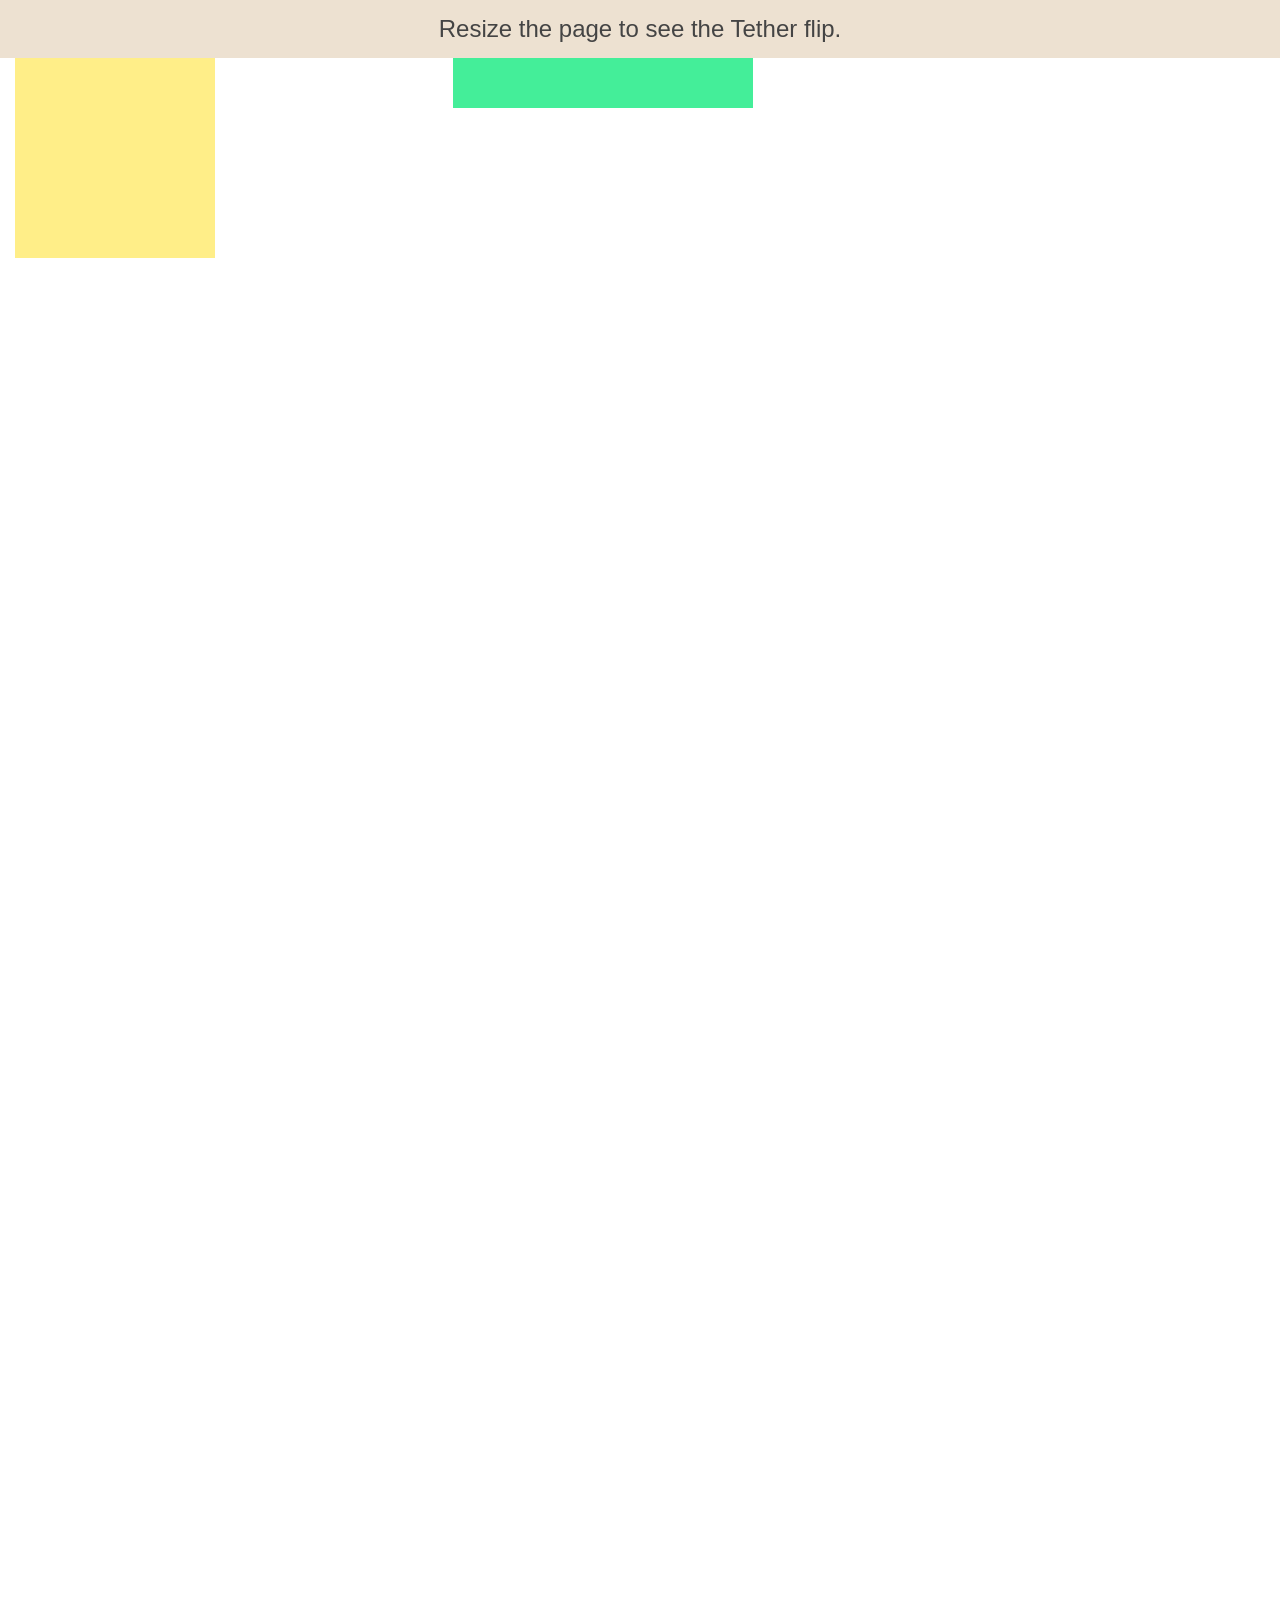
<file: node_modules/tether/examples/simple/index.html>
<!DOCTYPE html>
<html>
    <head>
        <meta charset="utf-8">
        <meta http-equiv="X-UA-Compatible" content="chrome=1">
        <meta name="viewport" content="width=device-width, initial-scale=1, user-scalable=no">
        <link rel="stylesheet" href="../resources/css/base.css" />
        <link rel="stylesheet" href="../common/css/style.css" />
    </head>
    <body>
        <div class="instructions">Resize the page to see the Tether flip.</div>

        <div class="element"></div>
        <div class="target"></div>

        <script src="//github.hubspot.com/tether/dist/js/tether.js"></script>
        <script>
            new Tether({
                element: '.element',
                target: '.target',
                attachment: 'top left',
                targetAttachment: 'top right',
                constraints: [{
                    to: 'window',
                    attachment: 'together'
                }]
            });
        </script>
    </body>
</html>
</file>
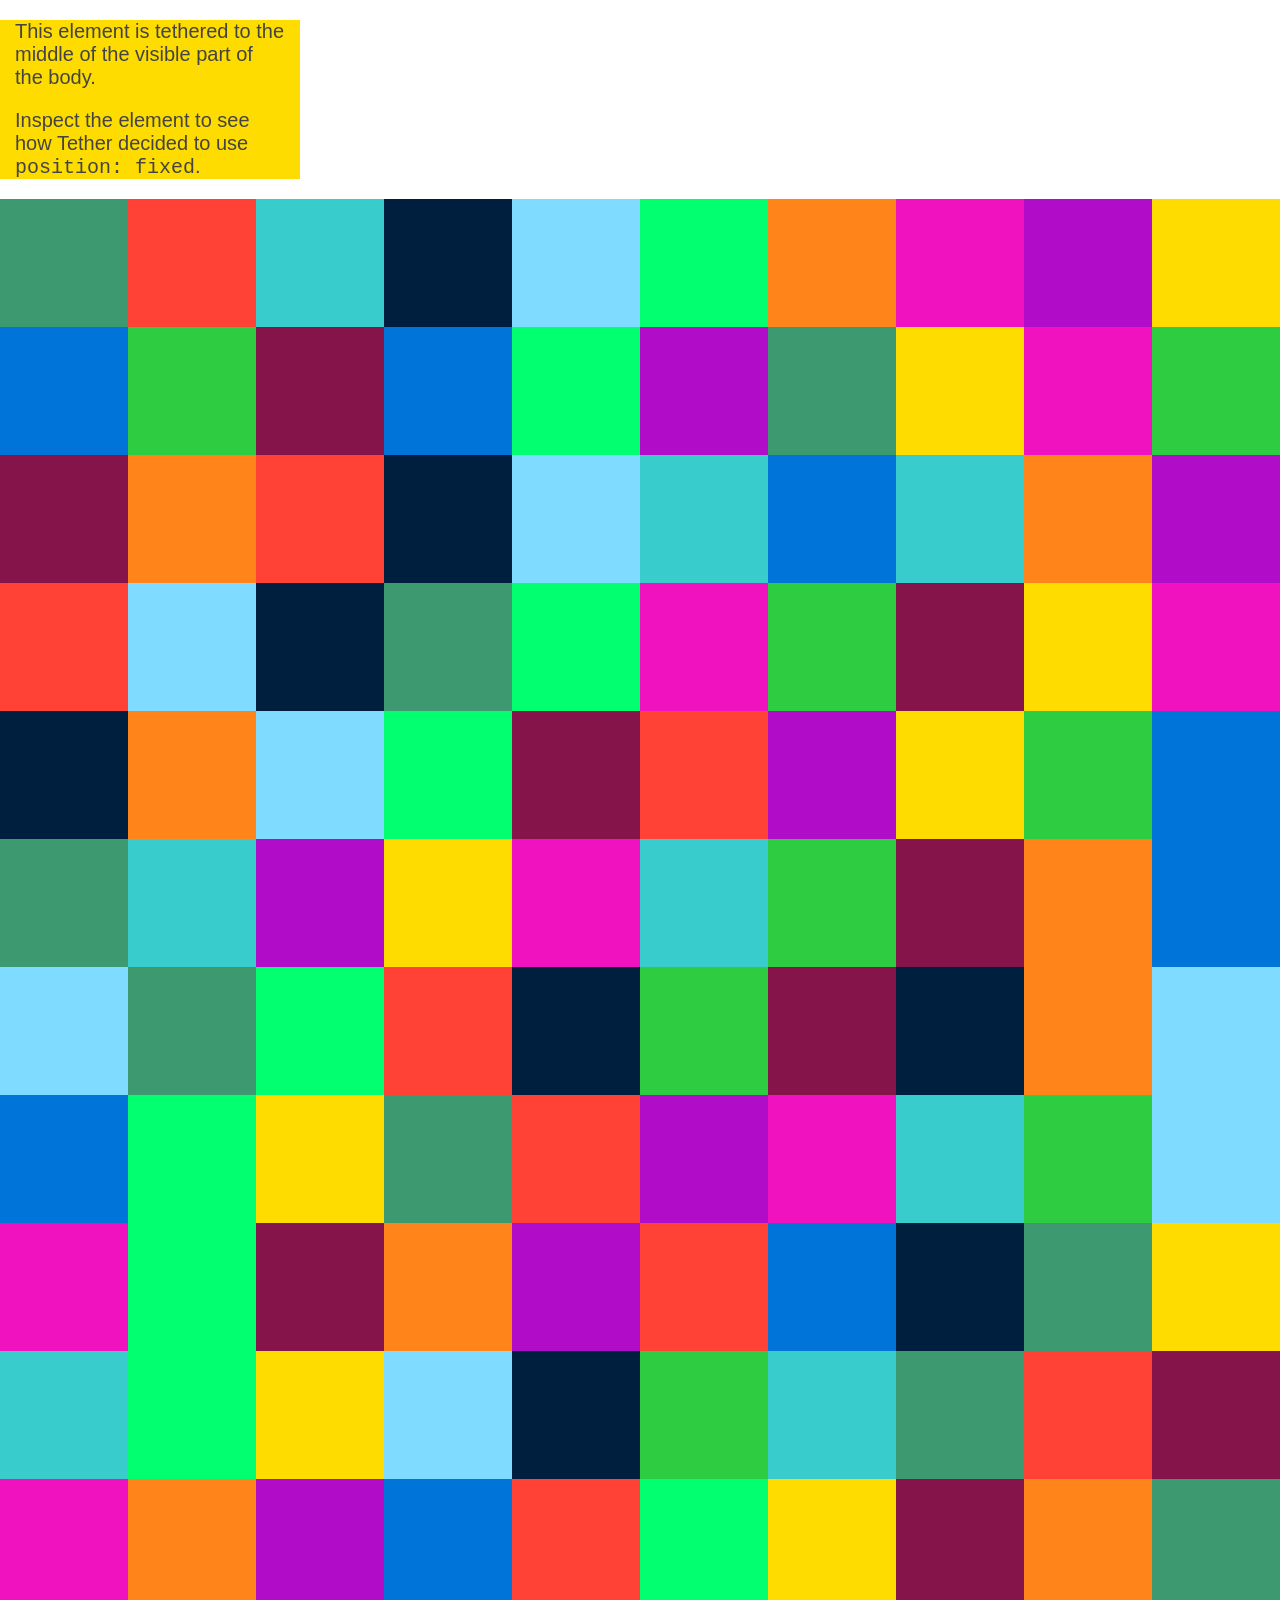
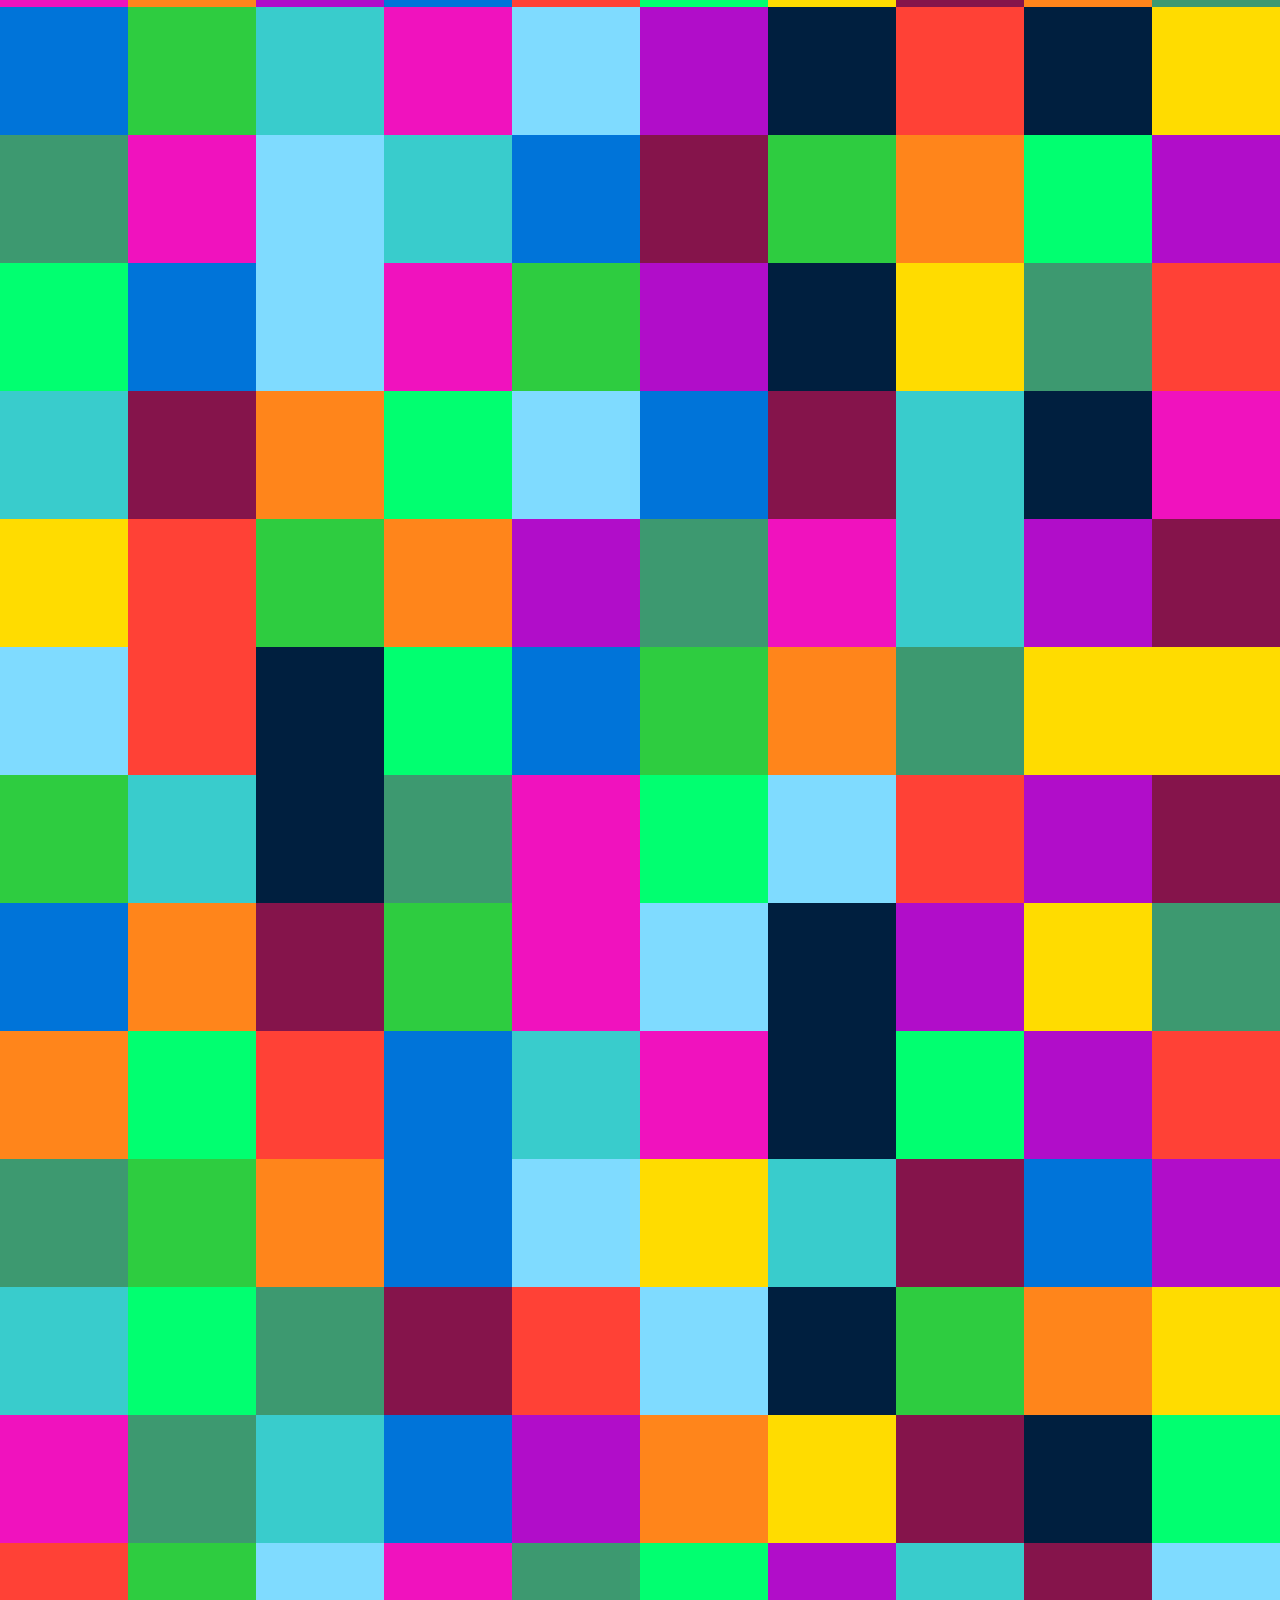
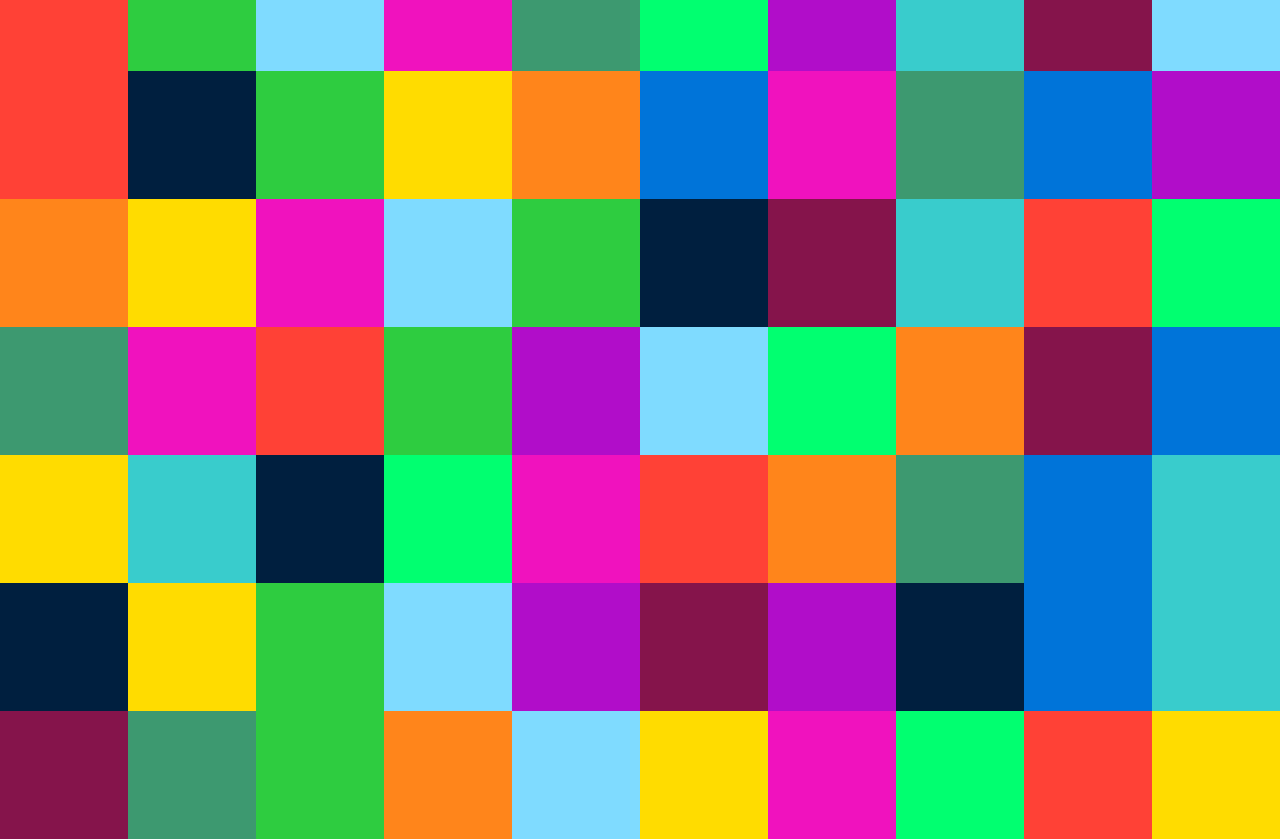
<file: node_modules/tether/examples/viewport/index.html>
<!DOCTYPE html>
<html>
  <head>
    <link rel="stylesheet" href="../resources/css/base.css" />
    <link rel="stylesheet" href="./colors.css" />
    <style>
      * {
        box-sizing: border-box;
      }

      .element {
        background-color: #FFDC00;
        width: 80%;
        max-width: 300px;
        padding: 0 15px;
        font-size: 20px;
        box-shadow: 0 0 0 2px rgba(255, 255, 255, 0.3);
      }

      @media (max-width: 380px) {
        .element {
          font-size: 16px;
        }
      }

      .bit {
        width: 10vw;
        height: 10vw;
        float: left;
      }
    </style>
  </head>
  <body>
    <div class="element">
      <p>This element is tethered to the middle of the visible part of the body.</p>

      <p>Inspect the element to see how Tether decided
      to use <code>position: fixed</code>.</p>
    </div>

    <script src="//github.hubspot.com/tether/dist/js/tether.js"></script>
    <script>
      new Tether({
        element: '.element',
        target: document.body,
        attachment: 'middle center',
        targetAttachment: 'middle center',
        targetModifier: 'visible'
      });
    </script>

    <script>
      // Random colors bit, don't mind this
      colors = ['navy', 'blue', 'aqua', 'teal', 'olive', 'green', 'lime',
        'yellow', 'orange', 'red', 'fuchsia', 'purple', 'maroon'];

      curColors = null;
      for(var i=300; i--;){
        if (!curColors || !curColors.length)
          curColors = colors.slice(0);

        var bit = document.createElement('div')
        var index = (Math.random() * curColors.length)|0;
        bit.className = 'bit bg-' + curColors[index]
        curColors.splice(index, 1);
        document.body.appendChild(bit);
      }
    </script>
  </body>
</html>
</file>
<file: node_modules/tether/examples/resources/css/base.css>
body {
    font-family: "Helvetica Neue", sans-serif;
    color: #444;
    margin: 0px;
}

a {
    cursor: pointer;
    color: blue;
}
</file>
<file: node_modules/tether/examples/common/css/style.css>
body {
    min-height: 3000px;
}
.element {
    width: 200px;
    height: 200px;
    background-color: #fe8;
    position: absolute;
    z-index: 6;
}

.target {
    width: 300px;
    height: 50px;
    margin: 0 35%;
    background-color: #4e9;
}

.container {
    height: 600px;
    overflow: scroll;
    width: 600px;
    border: 20px solid #CCC;
    margin-top: 100px;
}

body {
    padding: 15px;
}

body > .container {
    margin: 0 auto;
}

.pad {
    height: 400px;
    width: 100px;
}

.instructions {
    width: 100%;
    text-align: center;
    font-size: 24px;
    padding: 15px;
    background-color: rgba(210, 180, 140, 0.4);
    margin: -15px -15px 0 -15px;
}
</file>
<file: node_modules/tether/examples/viewport/colors.css>
@charset "UTF-8";
/****

   colors.css v1.0 For a friendlier looking web
   MIT License • http://clrs.cc • http://github.com/mrmrs/colors

   Author: mrmrs
           http://mrmrs.cc
           @mrmrs_

****/
/*

   SKINS
   • Backgrounds
   • Colors

*/
/* Backgrounds */
.bg-navy {
  background-color: #001f3f; }

.bg-blue {
  background-color: #0074d9; }

.bg-aqua {
  background-color: #7fdbff; }

.bg-teal {
  background-color: #39cccc; }

.bg-olive {
  background-color: #3d9970; }

.bg-green {
  background-color: #2ecc40; }

.bg-lime {
  background-color: #01ff70; }

.bg-yellow {
  background-color: #ffdc00; }

.bg-orange {
  background-color: #ff851b; }

.bg-red {
  background-color: #ff4136; }

.bg-fuchsia {
  background-color: #f012be; }

.bg-purple {
  background-color: #b10dc9; }

.bg-maroon {
  background-color: #85144b; }

.bg-white {
  background-color: white; }

.bg-gray {
  background-color: #aaaaaa; }

.bg-silver {
  background-color: #dddddd; }

.bg-black {
  background-color: #111111; }

/* Colors */
.navy {
  color: #001f3f; }

.blue {
  color: #0074d9; }

.aqua {
  color: #7fdbff; }

.teal {
  color: #39cccc; }

.olive {
  color: #3d9970; }

.green {
  color: #2ecc40; }

.lime {
  color: #01ff70; }

.yellow {
  color: #ffdc00; }

.orange {
  color: #ff851b; }

.red {
  color: #ff4136; }

.fuchsia {
  color: #f012be; }

.purple {
  color: #b10dc9; }

.maroon {
  color: #85144b; }

.white {
  color: white; }

.silver {
  color: #dddddd; }

.gray {
  color: #aaaaaa; }

.black {
  color: #111111; }

/* PRETTIER LINKS */
a {
  text-decoration: none;
  -webkit-transition: color .3s ease-in-out;
  transition: color .3s ease-in-out; }

a:link {
  color: #0074d9;
  -webkit-transition: color .3s ease-in-out;
  transition: color .3s ease-in-out; }

a:visited {
  color: #b10dc9; }

a:hover {
  color: #7fdbff;
  -webkit-transition: color .3s ease-in-out;
  transition: color .3s ease-in-out; }

a:active {
  color: #ff851b;
  -webkit-transition: color .3s ease-in-out;
  transition: color .3s ease-in-out; }
</file>
